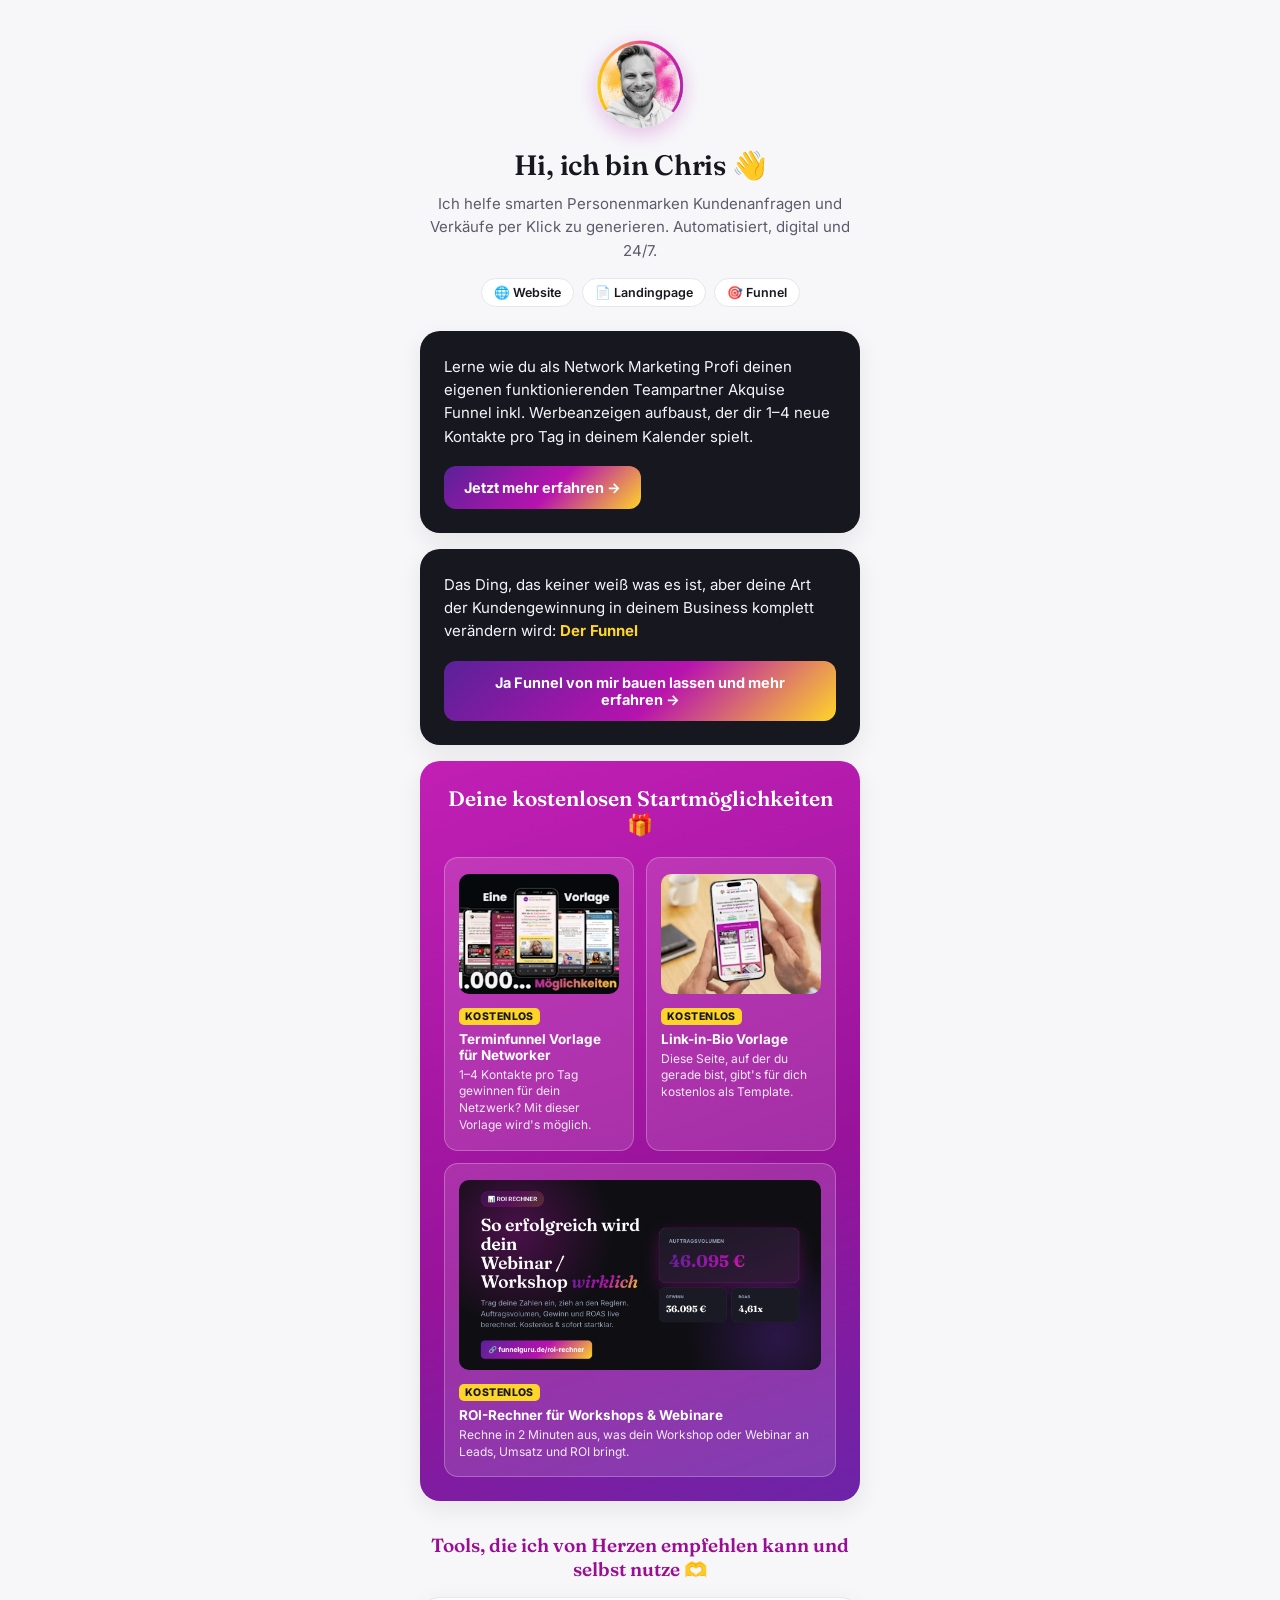
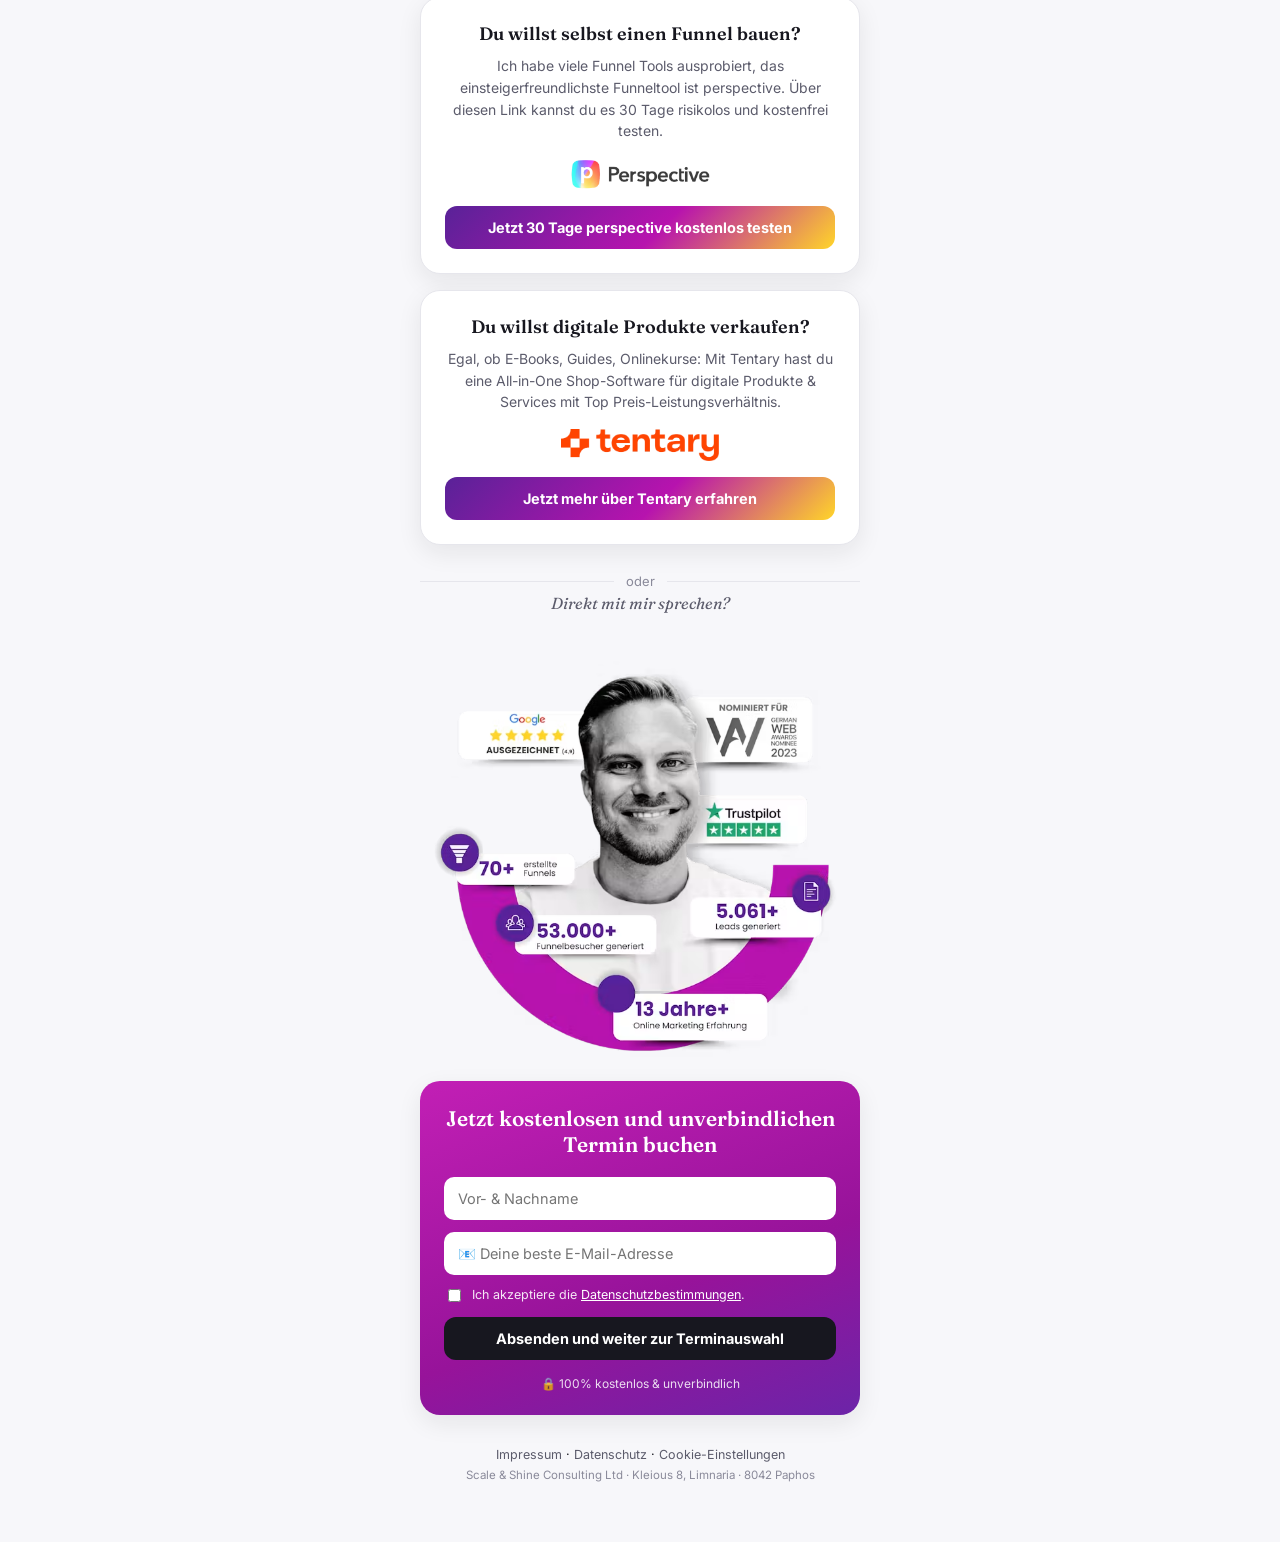
<file: index.html>
<!DOCTYPE html>
<html lang="de">
<head>
<meta charset="UTF-8">
<script>
  !function(t,e){var o,n,p,r;e.__SV||(window.posthog=e,e._i=[],e.init=function(i,s,a){function g(t,e){var o=e.split(".");2==o.length&&(t=t[o[0]],e=o[1]),t[e]=function(){t.push([e].concat(Array.prototype.slice.call(arguments,0)))}}(p=t.createElement("script")).type="text/javascript",p.crossOrigin="anonymous",p.async=!0,p.src=s.api_host.replace(".i.posthog.com","-assets.i.posthog.com")+"/static/array.js",(r=t.getElementsByTagName("script")[0]).parentNode.insertBefore(p,r);var u=e;for(void 0!==a?u=e[a]=[]:a="posthog",u.people=u.people||[],u.toString=function(t){var e="posthog";return"posthog"!==a&&(e+="."+a),t||(e+=" (stub)"),e},u.people.toString=function(){return u.toString(1)+".people (stub)"},o="init capture register register_once register_for_session unregister unregister_for_session getFeatureFlag getFeatureFlagPayload isFeatureEnabled reloadFeatureFlags updateEarlyAccessFeatureEnrollment getEarlyAccessFeatures on onFeatureFlags onSessionId getSurveys getActiveMatchingSurveys renderSurvey canRenderSurvey identify setPersonProperties group resetGroups setPersonPropertiesForFlags resetPersonPropertiesForFlags setGroupPropertiesForFlags resetGroupPropertiesForFlags reset get_distinct_id getGroups get_session_id get_session_replay_url alias set_config startSessionRecording stopSessionRecording sessionRecordingStarted captureException loadToolbar get_property getSessionProperty createPersonProfile opt_in_capturing opt_out_capturing has_opted_in_capturing has_opted_out_capturing clear_opt_in_out_capturing debug".split(" "),n=0;n<o.length;n++)g(u,o[n]);e._i.push([i,s,a])},e.__SV=1)}(document,window.posthog||[]);
  posthog.init('phc_rjxg7eY6YVADiyY4yBWWGn6dAGxnR9kjKfovzpxBcpCk', {
    api_host: 'https://eu.i.posthog.com',
    person_profiles: 'identified_only',
    capture_pageview: true,
    capture_pageleave: true,
  })
</script>
<meta name="viewport" content="width=device-width, initial-scale=1.0">
<title>Chris Reinthaller – Funnelguru</title>
<link rel="icon" type="image/x-icon" href="/assets/favicon.ico">
<link rel="icon" type="image/png" sizes="32x32" href="/assets/favicon-32x32.png">
<link rel="icon" type="image/png" sizes="16x16" href="/assets/favicon-16x16.png">
<link rel="apple-touch-icon" sizes="180x180" href="/assets/apple-touch-icon.png">
<meta name="description" content="Ich helfe smarten Personenmarken, Kundenanfragen und Verkäufe per Klick zu generieren. Automatisiert, digital und 24/7.">
<link rel="preconnect" href="https://fonts.googleapis.com">
<link rel="preconnect" href="https://fonts.gstatic.com" crossorigin>
<link href="https://fonts.googleapis.com/css2?family=Inter:wght@400;500;600;700;800&family=Fraunces:ital,wght@0,500;0,600;0,700;0,800;1,600;1,700&display=swap" rel="stylesheet">
<link rel="stylesheet" href="/home.css">
</head>
<body>

<div class="hp-wrap">

  <header class="hp-header">
    <img src="/assets/chris-reinthaller.webp" alt="Chris Reinthaller" class="hp-avatar">
    <h1 class="hp-h1">Hi, ich bin Chris 👋</h1>
    <p class="hp-lede">Ich helfe smarten Personenmarken Kundenanfragen und Verkäufe per Klick zu generieren. Automatisiert, digital und 24/7.</p>
    <div class="hp-badges">
      <span>🌐 Website</span>
      <span>📄 Landingpage</span>
      <span>🎯 Funnel</span>
    </div>
  </header>

  <a href="https://hallo.funnelguru.de/funnel-like-a-pro/?utm_source=funnel&utm_medium=perspective&utm_campaign=perspective-bio-vorlage&utm_content=linktree" target="_blank" rel="noopener" class="hp-card hp-card-dark">
    <p>Lerne wie du als Network Marketing Profi deinen eigenen funktionierenden Teampartner Akquise Funnel inkl. Werbeanzeigen aufbaust, der dir 1&ndash;4 neue Kontakte pro Tag in deinem Kalender spielt.</p>
    <span class="hp-btn">Jetzt mehr erfahren →</span>
  </a>

  <a href="https://hallo.funnelguru.de/funnel/?utm_source=funnel&utm_medium=perspective&utm_campaign=perspective-bio-vorlage&utm_content=linktree" target="_blank" rel="noopener" class="hp-card hp-card-dark">
    <p>Das Ding, das keiner weiß was es ist, aber deine Art der Kundengewinnung in deinem Business komplett verändern wird: <strong>Der Funnel</strong></p>
    <span class="hp-btn">Ja Funnel von mir bauen lassen und mehr erfahren →</span>
  </a>

  <section class="hp-card hp-card-magenta">
    <h2 class="hp-h2-inverted">Deine kostenlosen Startmöglichkeiten 🎁</h2>
    <div class="hp-freebies">
      <a href="https://hallo.funnelguru.de/terminfunnel-vorlage-fuer-networker/?utm_source=funnel&utm_medium=perspective&utm_campaign=perspective-bio-vorlage&utm_content=linktree" target="_blank" rel="noopener" class="hp-freebie">
        <img src="/assets/freebie-terminfunnel.png" alt="" class="hp-freebie-mock-img">
        <div class="hp-freebie-tag">KOSTENLOS</div>
        <div class="hp-freebie-title">Terminfunnel Vorlage für Networker</div>
        <div class="hp-freebie-desc">1&ndash;4 Kontakte pro Tag gewinnen für dein Netzwerk? Mit dieser Vorlage wird's möglich.</div>
      </a>
      <a href="https://hallo.funnelguru.de/link-in-bio-vorlage/?utm_source=funnel&utm_medium=perspective&utm_campaign=perspective-bio-vorlage&utm_content=linktree" target="_blank" rel="noopener" class="hp-freebie">
        <img src="/assets/freebie-linkinbio.png" alt="" class="hp-freebie-mock-img">
        <div class="hp-freebie-tag">KOSTENLOS</div>
        <div class="hp-freebie-title">Link-in-Bio Vorlage</div>
        <div class="hp-freebie-desc">Diese Seite, auf der du gerade bist, gibt's für dich kostenlos als Template.</div>
      </a>
      <a href="/roi-rechner/?utm_source=homepage&utm_medium=linktree&utm_content=roi-rechner-freebie" class="hp-freebie hp-freebie-full">
        <img src="/assets/og-roi-rechner.png" alt="" class="hp-freebie-mock-img">
        <div class="hp-freebie-tag">KOSTENLOS</div>
        <div class="hp-freebie-title">ROI-Rechner für Workshops &amp; Webinare</div>
        <div class="hp-freebie-desc">Rechne in 2 Minuten aus, was dein Workshop oder Webinar an Leads, Umsatz und ROI bringt.</div>
      </a>
    </div>
  </section>

  <h2 class="hp-section-title">Tools, die ich von Herzen empfehlen kann und selbst nutze 🫶</h2>

  <div class="hp-card hp-card-tool">
    <h3>Du willst selbst einen Funnel bauen?</h3>
    <p>Ich habe viele Funnel Tools ausprobiert, das einsteigerfreundlichste Funneltool ist perspective. Über diesen Link kannst du es 30 Tage risikolos und kostenfrei testen.</p>
    <img src="/assets/logo-perspective.png" alt="Perspective" class="hp-tool-logo-img">
    <a href="https://www.perspective.co/?lang=de&partnerKey=kzzlqgt68q5131&pscd=try.perspective.co&ps_partner_key=a3p6bHFndDY4cTUxMzE&ps_xid=RmGDqLF28EmVTH&gsxid=RmGDqLF28EmVTH&gspk=a3p6bHFndDY4cTUxMzE" target="_blank" rel="noopener" class="hp-btn hp-btn-block">Jetzt 30 Tage perspective kostenlos testen</a>
  </div>

  <div class="hp-card hp-card-tool">
    <h3>Du willst digitale Produkte verkaufen?</h3>
    <p>Egal, ob E-Books, Guides, Onlinekurse: Mit Tentary hast du eine All-in-One Shop-Software für digitale Produkte &amp; Services mit Top Preis-Leistungsverhältnis.</p>
    <img src="/assets/logo-tentary.png" alt="Tentary" class="hp-tool-logo-img">
    <a href="https://tentary.com/?ref=christophercn" target="_blank" rel="noopener" class="hp-btn hp-btn-block">Jetzt mehr über Tentary erfahren</a>
  </div>

  <div class="hp-divider"><span>oder</span></div>
  <p class="hp-subtitle">Direkt mit mir sprechen?</p>

  <section class="hp-trust">
    <img src="/assets/trust-stats.png" alt="Google 4,9 Sterne, Trustpilot, nominiert für German Web Awards 2023, 70+ erstellte Funnels, 53.000+ Funnelbesucher generiert, 5.061+ Leads generiert, 13 Jahre+ Online Marketing Erfahrung" class="hp-trust-img">
  </section>

  <section class="hp-card hp-card-magenta hp-booking">
    <h2 class="hp-h2-inverted">Jetzt kostenlosen und unverbindlichen Termin buchen</h2>
    <form id="booking-form">
      <input type="text" id="bf-name" placeholder="Vor- &amp; Nachname" required>
      <input type="email" id="bf-email" placeholder="📧 Deine beste E-Mail-Adresse" required>
      <label class="hp-checkbox">
        <input type="checkbox" id="bf-consent" required>
        <span>Ich akzeptiere die <a href="/datenschutz">Datenschutzbestimmungen</a>.</span>
      </label>
      <button type="submit" class="hp-btn hp-btn-block hp-btn-dark">Absenden und weiter zur Terminauswahl</button>
    </form>
    <p class="hp-reassure">🔒 100% kostenlos &amp; unverbindlich</p>
  </section>

  <footer class="hp-footer">
    <p class="hp-footer-links">
      <a href="/impressum">Impressum</a> · <a href="/datenschutz">Datenschutz</a> · <a href="#">Cookie-Einstellungen</a>
    </p>
    <p class="hp-footer-legal">Scale &amp; Shine Consulting Ltd · Kleious 8, Limnaria · 8042 Paphos</p>
  </footer>

</div>

<script src="/home.js"></script>
</body>
</html>
</file>
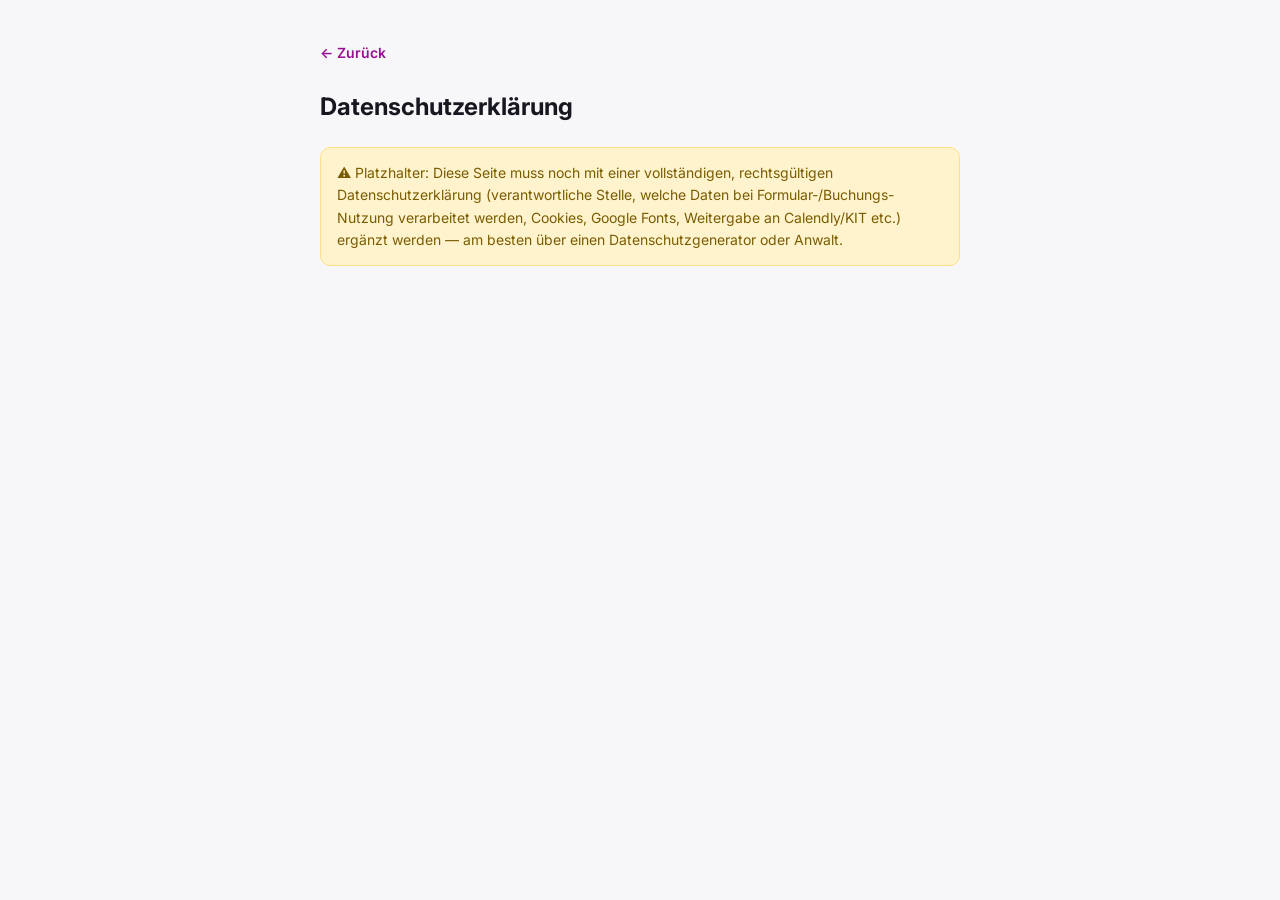
<file: datenschutz/index.html>
<!DOCTYPE html>
<html lang="de">
<head>
<meta charset="UTF-8">
<script>
  !function(t,e){var o,n,p,r;e.__SV||(window.posthog=e,e._i=[],e.init=function(i,s,a){function g(t,e){var o=e.split(".");2==o.length&&(t=t[o[0]],e=o[1]),t[e]=function(){t.push([e].concat(Array.prototype.slice.call(arguments,0)))}}(p=t.createElement("script")).type="text/javascript",p.crossOrigin="anonymous",p.async=!0,p.src=s.api_host.replace(".i.posthog.com","-assets.i.posthog.com")+"/static/array.js",(r=t.getElementsByTagName("script")[0]).parentNode.insertBefore(p,r);var u=e;for(void 0!==a?u=e[a]=[]:a="posthog",u.people=u.people||[],u.toString=function(t){var e="posthog";return"posthog"!==a&&(e+="."+a),t||(e+=" (stub)"),e},u.people.toString=function(){return u.toString(1)+".people (stub)"},o="init capture register register_once register_for_session unregister unregister_for_session getFeatureFlag getFeatureFlagPayload isFeatureEnabled reloadFeatureFlags updateEarlyAccessFeatureEnrollment getEarlyAccessFeatures on onFeatureFlags onSessionId getSurveys getActiveMatchingSurveys renderSurvey canRenderSurvey identify setPersonProperties group resetGroups setPersonPropertiesForFlags resetPersonPropertiesForFlags setGroupPropertiesForFlags resetGroupPropertiesForFlags reset get_distinct_id getGroups get_session_id get_session_replay_url alias set_config startSessionRecording stopSessionRecording sessionRecordingStarted captureException loadToolbar get_property getSessionProperty createPersonProfile opt_in_capturing opt_out_capturing has_opted_in_capturing has_opted_out_capturing clear_opt_in_out_capturing debug".split(" "),n=0;n<o.length;n++)g(u,o[n]);e._i.push([i,s,a])},e.__SV=1)}(document,window.posthog||[]);
  posthog.init('phc_rjxg7eY6YVADiyY4yBWWGn6dAGxnR9kjKfovzpxBcpCk', {
    api_host: 'https://eu.i.posthog.com',
    person_profiles: 'identified_only',
    capture_pageview: true,
    capture_pageleave: true,
  })
</script>
<meta name="viewport" content="width=device-width, initial-scale=1.0">
<title>Datenschutz – Funnelguru</title>
<link rel="icon" type="image/x-icon" href="/assets/favicon.ico">
<link rel="icon" type="image/png" sizes="32x32" href="/assets/favicon-32x32.png">
<link href="https://fonts.googleapis.com/css2?family=Inter:wght@400;500;600;700&display=swap" rel="stylesheet">
<link rel="stylesheet" href="/legal.css">
</head>
<body>
<div class="lg-wrap">
  <a href="/" class="lg-back">← Zurück</a>
  <h1>Datenschutzerklärung</h1>
  <p class="lg-todo">⚠️ Platzhalter: Diese Seite muss noch mit einer vollständigen, rechtsgültigen Datenschutzerklärung (verantwortliche Stelle, welche Daten bei Formular-/Buchungs-Nutzung verarbeitet werden, Cookies, Google Fonts, Weitergabe an Calendly/KIT etc.) ergänzt werden — am besten über einen Datenschutzgenerator oder Anwalt.</p>
</div>
</body>
</html>
</file>
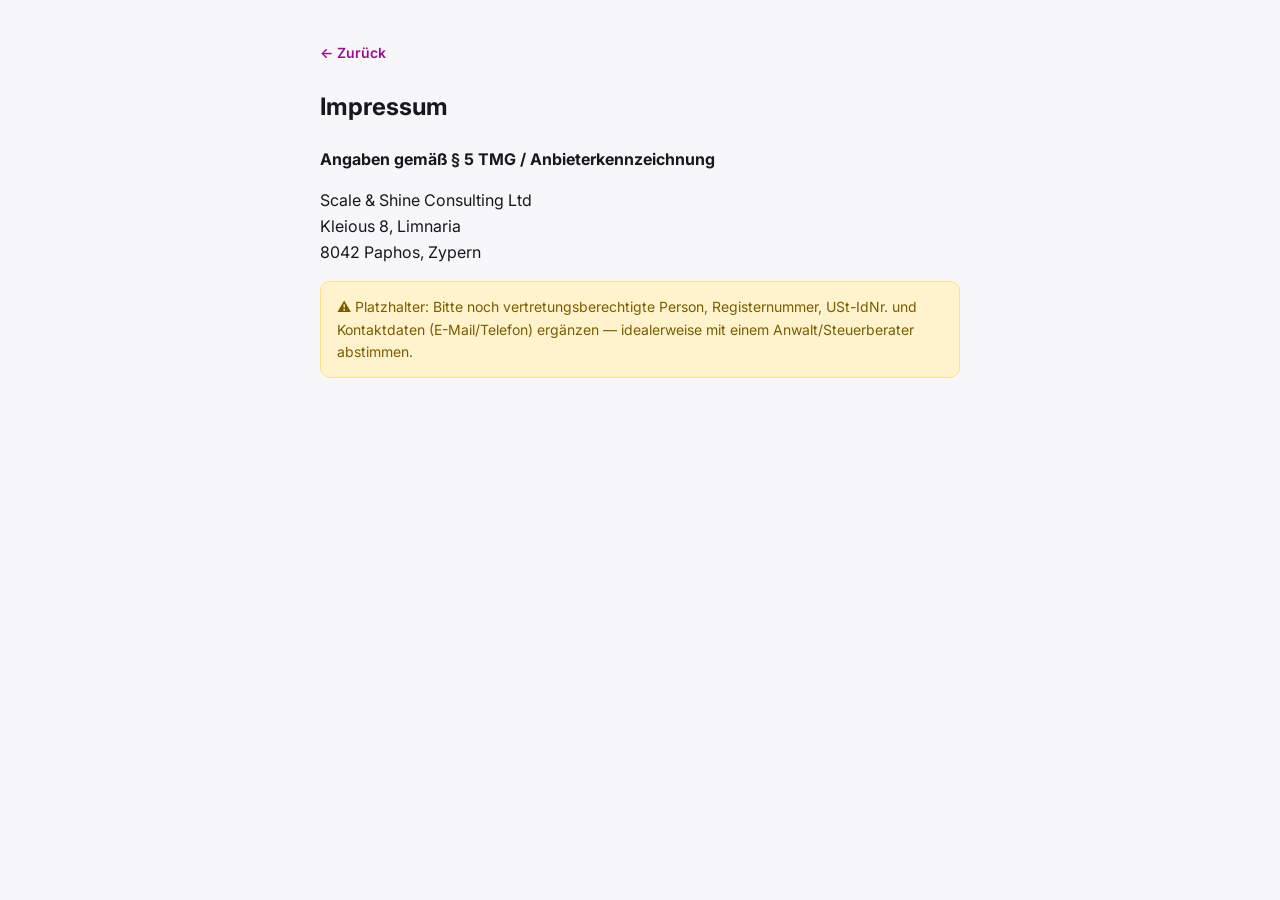
<file: impressum/index.html>
<!DOCTYPE html>
<html lang="de">
<head>
<meta charset="UTF-8">
<script>
  !function(t,e){var o,n,p,r;e.__SV||(window.posthog=e,e._i=[],e.init=function(i,s,a){function g(t,e){var o=e.split(".");2==o.length&&(t=t[o[0]],e=o[1]),t[e]=function(){t.push([e].concat(Array.prototype.slice.call(arguments,0)))}}(p=t.createElement("script")).type="text/javascript",p.crossOrigin="anonymous",p.async=!0,p.src=s.api_host.replace(".i.posthog.com","-assets.i.posthog.com")+"/static/array.js",(r=t.getElementsByTagName("script")[0]).parentNode.insertBefore(p,r);var u=e;for(void 0!==a?u=e[a]=[]:a="posthog",u.people=u.people||[],u.toString=function(t){var e="posthog";return"posthog"!==a&&(e+="."+a),t||(e+=" (stub)"),e},u.people.toString=function(){return u.toString(1)+".people (stub)"},o="init capture register register_once register_for_session unregister unregister_for_session getFeatureFlag getFeatureFlagPayload isFeatureEnabled reloadFeatureFlags updateEarlyAccessFeatureEnrollment getEarlyAccessFeatures on onFeatureFlags onSessionId getSurveys getActiveMatchingSurveys renderSurvey canRenderSurvey identify setPersonProperties group resetGroups setPersonPropertiesForFlags resetPersonPropertiesForFlags setGroupPropertiesForFlags resetGroupPropertiesForFlags reset get_distinct_id getGroups get_session_id get_session_replay_url alias set_config startSessionRecording stopSessionRecording sessionRecordingStarted captureException loadToolbar get_property getSessionProperty createPersonProfile opt_in_capturing opt_out_capturing has_opted_in_capturing has_opted_out_capturing clear_opt_in_out_capturing debug".split(" "),n=0;n<o.length;n++)g(u,o[n]);e._i.push([i,s,a])},e.__SV=1)}(document,window.posthog||[]);
  posthog.init('phc_rjxg7eY6YVADiyY4yBWWGn6dAGxnR9kjKfovzpxBcpCk', {
    api_host: 'https://eu.i.posthog.com',
    person_profiles: 'identified_only',
    capture_pageview: true,
    capture_pageleave: true,
  })
</script>
<meta name="viewport" content="width=device-width, initial-scale=1.0">
<title>Impressum – Funnelguru</title>
<link rel="icon" type="image/x-icon" href="/assets/favicon.ico">
<link rel="icon" type="image/png" sizes="32x32" href="/assets/favicon-32x32.png">
<link href="https://fonts.googleapis.com/css2?family=Inter:wght@400;500;600;700&display=swap" rel="stylesheet">
<link rel="stylesheet" href="/legal.css">
</head>
<body>
<div class="lg-wrap">
  <a href="/" class="lg-back">← Zurück</a>
  <h1>Impressum</h1>
  <p><strong>Angaben gemäß § 5 TMG / Anbieterkennzeichnung</strong></p>
  <p>
    Scale &amp; Shine Consulting Ltd<br>
    Kleious 8, Limnaria<br>
    8042 Paphos, Zypern
  </p>
  <!-- TODO: bitte ergänzen — vertretungsberechtigte Person, Handelsregisternummer, USt-IdNr., Kontakt (E-Mail/Telefon) -->
  <p class="lg-todo">⚠️ Platzhalter: Bitte noch vertretungsberechtigte Person, Registernummer, USt-IdNr. und Kontaktdaten (E-Mail/Telefon) ergänzen — idealerweise mit einem Anwalt/Steuerberater abstimmen.</p>
</div>
</body>
</html>
</file>
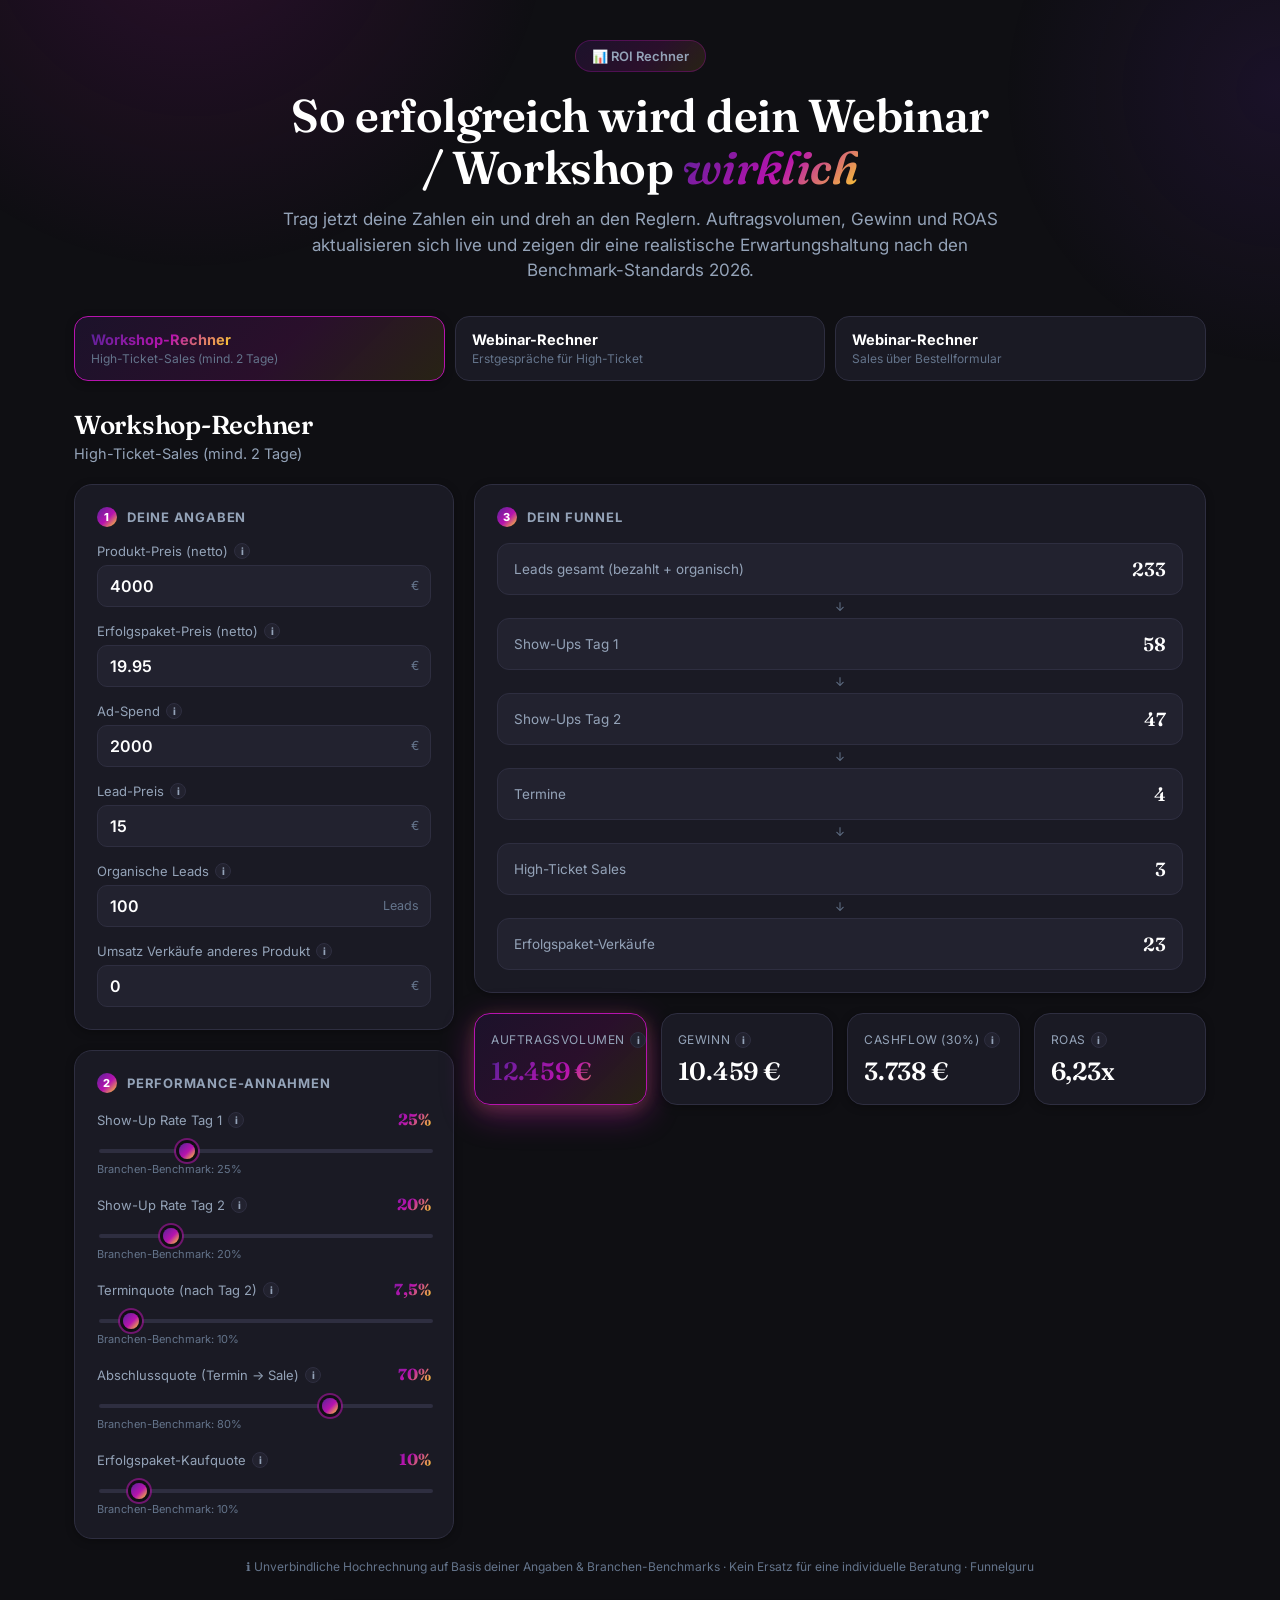
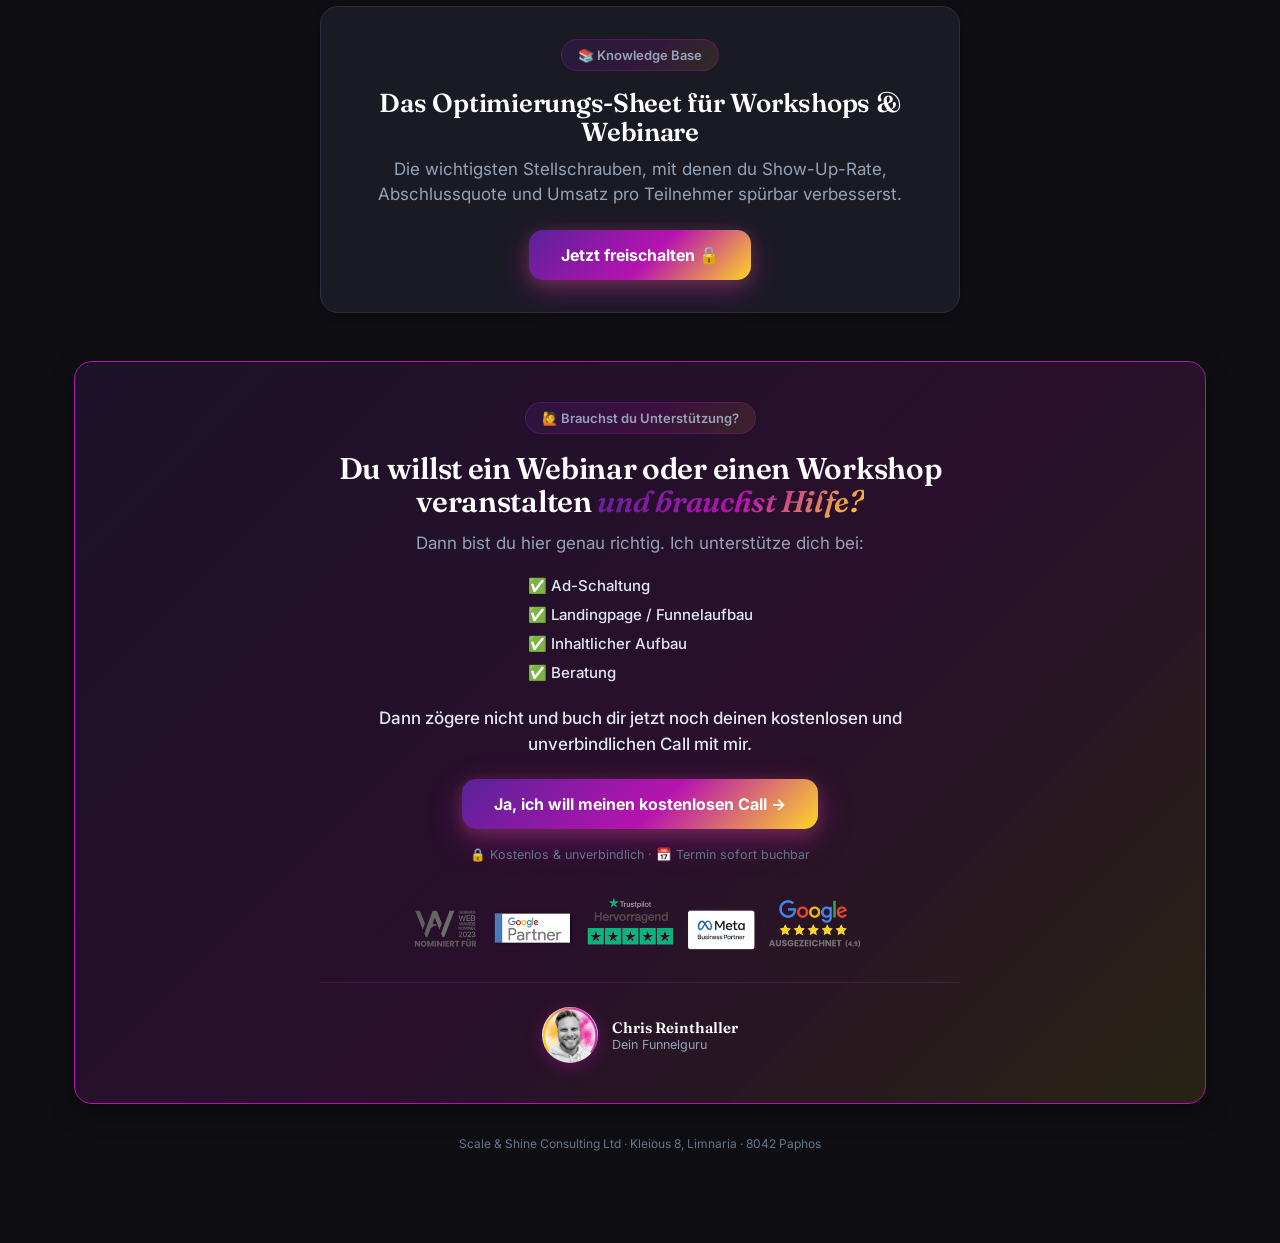
<file: roi-rechner/index.html>
<!DOCTYPE html>
<html lang="de">
<head>
<meta charset="UTF-8">
<script>
  !function(t,e){var o,n,p,r;e.__SV||(window.posthog=e,e._i=[],e.init=function(i,s,a){function g(t,e){var o=e.split(".");2==o.length&&(t=t[o[0]],e=o[1]),t[e]=function(){t.push([e].concat(Array.prototype.slice.call(arguments,0)))}}(p=t.createElement("script")).type="text/javascript",p.crossOrigin="anonymous",p.async=!0,p.src=s.api_host.replace(".i.posthog.com","-assets.i.posthog.com")+"/static/array.js",(r=t.getElementsByTagName("script")[0]).parentNode.insertBefore(p,r);var u=e;for(void 0!==a?u=e[a]=[]:a="posthog",u.people=u.people||[],u.toString=function(t){var e="posthog";return"posthog"!==a&&(e+="."+a),t||(e+=" (stub)"),e},u.people.toString=function(){return u.toString(1)+".people (stub)"},o="init capture register register_once register_for_session unregister unregister_for_session getFeatureFlag getFeatureFlagPayload isFeatureEnabled reloadFeatureFlags updateEarlyAccessFeatureEnrollment getEarlyAccessFeatures on onFeatureFlags onSessionId getSurveys getActiveMatchingSurveys renderSurvey canRenderSurvey identify setPersonProperties group resetGroups setPersonPropertiesForFlags resetPersonPropertiesForFlags setGroupPropertiesForFlags resetGroupPropertiesForFlags reset get_distinct_id getGroups get_session_id get_session_replay_url alias set_config startSessionRecording stopSessionRecording sessionRecordingStarted captureException loadToolbar get_property getSessionProperty createPersonProfile opt_in_capturing opt_out_capturing has_opted_in_capturing has_opted_out_capturing clear_opt_in_out_capturing debug".split(" "),n=0;n<o.length;n++)g(u,o[n]);e._i.push([i,s,a])},e.__SV=1)}(document,window.posthog||[]);
  posthog.init('phc_rjxg7eY6YVADiyY4yBWWGn6dAGxnR9kjKfovzpxBcpCk', {
    api_host: 'https://eu.i.posthog.com',
    person_profiles: 'identified_only',
    capture_pageview: true,
    capture_pageleave: true,
  })
</script>
<meta name="viewport" content="width=device-width, initial-scale=1.0">
<title>ROI-Rechner – Funnelguru</title>
<link rel="icon" type="image/x-icon" href="/assets/favicon.ico">
<link rel="icon" type="image/png" sizes="32x32" href="/assets/favicon-32x32.png">
<link rel="icon" type="image/png" sizes="16x16" href="/assets/favicon-16x16.png">
<link rel="apple-touch-icon" sizes="180x180" href="/assets/apple-touch-icon.png">
<meta name="description" content="Zeig live, was dein Funnel unterm Strich bringt: Workshop- und Webinar-Rechner im Funnelguru-Design.">

<meta property="og:type" content="website">
<meta property="og:url" content="https://funnelguru.de/roi-rechner">
<meta property="og:title" content="So erfolgreich wird dein Webinar / Workshop wirklich">
<meta property="og:description" content="Trag deine Zahlen ein, zieh an den Reglern. Auftragsvolumen, Gewinn und ROAS live berechnet. Kostenlos & sofort startklar.">
<meta property="og:image" content="https://funnelguru.de/assets/og-roi-rechner.png">
<meta property="og:image:width" content="1200">
<meta property="og:image:height" content="630">
<meta property="og:locale" content="de_DE">

<meta name="twitter:card" content="summary_large_image">
<meta name="twitter:title" content="So erfolgreich wird dein Webinar / Workshop wirklich">
<meta name="twitter:description" content="Trag deine Zahlen ein, zieh an den Reglern. Auftragsvolumen, Gewinn und ROAS live berechnet. Kostenlos & sofort startklar.">
<meta name="twitter:image" content="https://funnelguru.de/assets/og-roi-rechner.png">

<link rel="preconnect" href="https://fonts.googleapis.com">
<link rel="preconnect" href="https://fonts.gstatic.com" crossorigin>
<link href="https://fonts.googleapis.com/css2?family=Inter:wght@400;500;600;700;800&family=Fraunces:ital,wght@0,500;0,600;0,700;0,800;1,600;1,700&display=swap" rel="stylesheet">
<link rel="stylesheet" href="/roi-rechner/style.css">
</head>
<body>

<div class="fg-bg-glow"></div>

<div class="fg-wrap">

  <header class="fg-header">
    <div class="fg-pre-pill">📊 ROI Rechner</div>
    <h1 class="fg">So erfolgreich wird dein Webinar / Workshop <em>wirklich</em></h1>
    <p class="fg-lede">Trag jetzt deine Zahlen ein und dreh an den Reglern. Auftragsvolumen, Gewinn und ROAS aktualisieren sich live und zeigen dir eine realistische Erwartungshaltung nach den Benchmark-Standards 2026.</p>
  </header>

  <nav class="fg-tabs" id="tabs">
    <button class="fg-tab active" data-calc="workshop">
      <span class="fg-tab-title">Workshop-Rechner</span>
      <span class="fg-tab-desc">High-Ticket-Sales (mind. 2 Tage)</span>
    </button>
    <button class="fg-tab" data-calc="webinarTermine">
      <span class="fg-tab-title">Webinar-Rechner</span>
      <span class="fg-tab-desc">Erstgespräche für High-Ticket</span>
    </button>
    <button class="fg-tab" data-calc="webinarBestellformular">
      <span class="fg-tab-title">Webinar-Rechner</span>
      <span class="fg-tab-desc">Sales über Bestellformular</span>
    </button>
  </nav>

  <main id="app"></main>

  <p class="fg-disclaimer">ℹ️ Unverbindliche Hochrechnung auf Basis deiner Angaben &amp; Branchen-Benchmarks · Kein Ersatz für eine individuelle Beratung · Funnelguru</p>

  <section class="fg-kb-block">
    <div class="fg-pre-pill">📚 Knowledge Base</div>
    <h2 class="fg">Das Optimierungs-Sheet für Workshops &amp; Webinare</h2>
    <p class="fg-lede">Die wichtigsten Stellschrauben, mit denen du Show-Up-Rate, Abschlussquote und Umsatz pro Teilnehmer spürbar verbesserst.</p>
    <button type="button" class="fg-cta" id="kb-unlock-btn">Jetzt freischalten 🔓</button>
  </section>

  <div class="fg-modal-overlay" id="kb-modal-overlay" hidden>
    <div class="fg-modal">
      <button type="button" class="fg-modal-close" id="kb-modal-close" aria-label="Schließen">✕</button>
      <div class="fg-pre-pill">📚 Knowledge Base</div>
      <h3 class="fg-modal-title">Du willst die Antworten lesen?</h3>
      <p class="fg-modal-text">Dann trag hier bitte deinen Vornamen und deine beste E-Mail-Adresse ein.</p>
      <form id="kb-form">
        <input type="text" id="kb-vorname" placeholder="Dein Vorname" required>
        <input type="email" id="kb-email" placeholder="Deine beste E-Mail-Adresse" required>
        <button type="submit" class="fg-cta fg-cta-full" id="kb-submit-btn">Freischalten →</button>
      </form>
      <p class="fg-modal-error" id="kb-error" hidden>Ups, das hat nicht geklappt. Versuch's gleich nochmal.</p>
    </div>
  </div>

  <section class="fg-cta-block">
    <div class="fg-cta-inner">
      <div class="fg-pre-pill">🙋 Brauchst du Unterstützung?</div>
      <h2 class="fg">Du willst ein Webinar oder einen Workshop veranstalten <em>und brauchst Hilfe?</em></h2>
      <p class="fg-lede">Dann bist du hier genau richtig. Ich unterstütze dich bei:</p>
      <ul class="fg-checks">
        <li>✅ Ad-Schaltung</li>
        <li>✅ Landingpage / Funnelaufbau</li>
        <li>✅ Inhaltlicher Aufbau</li>
        <li>✅ Beratung</li>
      </ul>
      <p class="fg-lede fg-cta-lede">Dann zögere nicht und buch dir jetzt noch deinen kostenlosen und unverbindlichen Call mit mir.</p>
      <a class="fg-cta" href="https://calendly.com/funnelguru/kostenloses-vorgesprach" target="_blank" rel="noopener">Ja, ich will meinen kostenlosen Call →</a>
      <p class="fg-reassure">🔒 Kostenlos &amp; unverbindlich · 📅 Termin sofort buchbar</p>
      <div class="fg-trustbadges">
        <img src="/assets/trust-badges.png" alt="German Web Award Nominierung 2023, Google Partner, Trustpilot Hervorragend, Meta Business Partner, Google 4,9 Sterne" loading="lazy">
      </div>
      <div class="fg-signature">
        <img src="/assets/chris-reinthaller.webp" alt="Chris Reinthaller" class="fg-signature-avatar">
        <div class="fg-signature-text">
          <div class="fg-signature-name">Chris Reinthaller</div>
          <div class="fg-signature-role">Dein Funnelguru</div>
        </div>
      </div>
    </div>
  </section>

  <footer class="fg-footer">
    <p>Scale &amp; Shine Consulting Ltd · Kleious 8, Limnaria · 8042 Paphos</p>
  </footer>

</div>

<script src="/roi-rechner/script.js"></script>
</body>
</html>
</file>
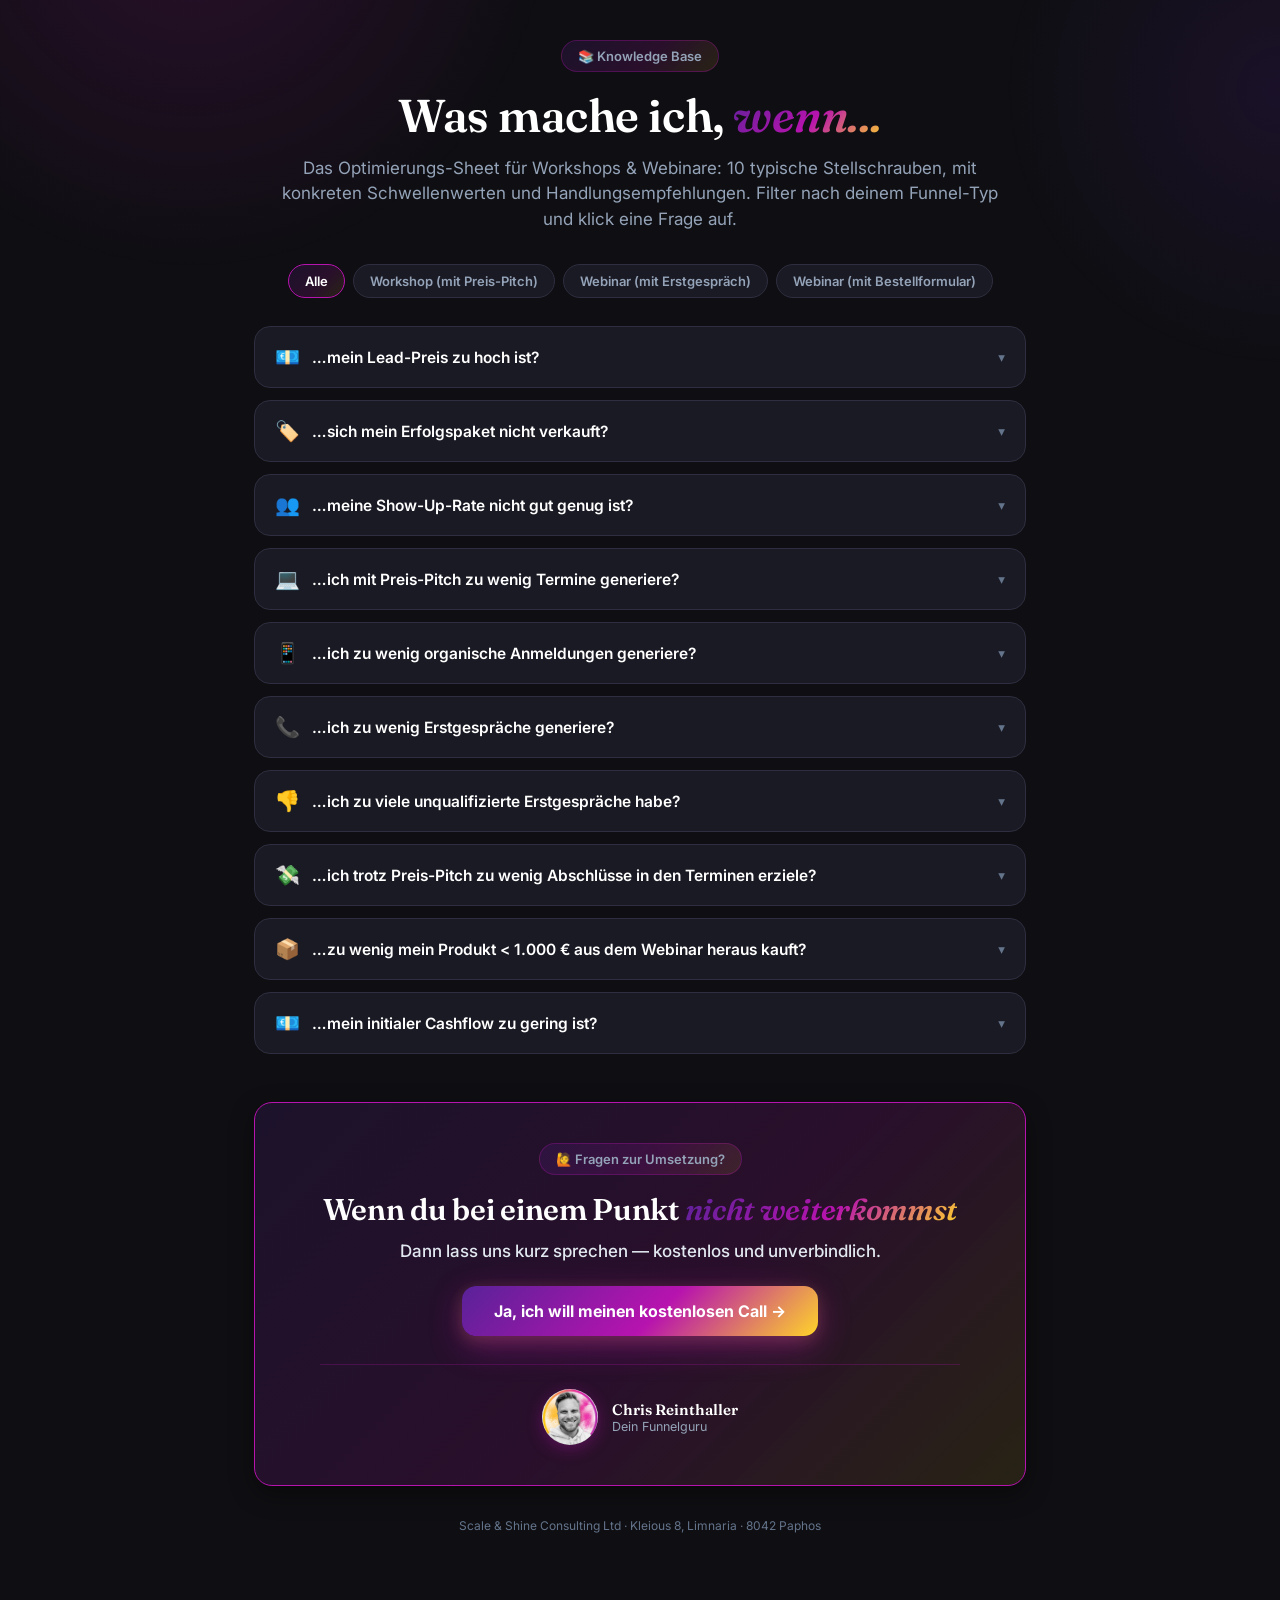
<file: roi-rechner/optimierung/index.html>
<!DOCTYPE html>
<html lang="de">
<head>
<meta charset="UTF-8">
<script>
  !function(t,e){var o,n,p,r;e.__SV||(window.posthog=e,e._i=[],e.init=function(i,s,a){function g(t,e){var o=e.split(".");2==o.length&&(t=t[o[0]],e=o[1]),t[e]=function(){t.push([e].concat(Array.prototype.slice.call(arguments,0)))}}(p=t.createElement("script")).type="text/javascript",p.crossOrigin="anonymous",p.async=!0,p.src=s.api_host.replace(".i.posthog.com","-assets.i.posthog.com")+"/static/array.js",(r=t.getElementsByTagName("script")[0]).parentNode.insertBefore(p,r);var u=e;for(void 0!==a?u=e[a]=[]:a="posthog",u.people=u.people||[],u.toString=function(t){var e="posthog";return"posthog"!==a&&(e+="."+a),t||(e+=" (stub)"),e},u.people.toString=function(){return u.toString(1)+".people (stub)"},o="init capture register register_once register_for_session unregister unregister_for_session getFeatureFlag getFeatureFlagPayload isFeatureEnabled reloadFeatureFlags updateEarlyAccessFeatureEnrollment getEarlyAccessFeatures on onFeatureFlags onSessionId getSurveys getActiveMatchingSurveys renderSurvey canRenderSurvey identify setPersonProperties group resetGroups setPersonPropertiesForFlags resetPersonPropertiesForFlags setGroupPropertiesForFlags resetGroupPropertiesForFlags reset get_distinct_id getGroups get_session_id get_session_replay_url alias set_config startSessionRecording stopSessionRecording sessionRecordingStarted captureException loadToolbar get_property getSessionProperty createPersonProfile opt_in_capturing opt_out_capturing has_opted_in_capturing has_opted_out_capturing clear_opt_in_out_capturing debug".split(" "),n=0;n<o.length;n++)g(u,o[n]);e._i.push([i,s,a])},e.__SV=1)}(document,window.posthog||[]);
  posthog.init('phc_rjxg7eY6YVADiyY4yBWWGn6dAGxnR9kjKfovzpxBcpCk', {
    api_host: 'https://eu.i.posthog.com',
    person_profiles: 'identified_only',
    capture_pageview: true,
    capture_pageleave: true,
  })
</script>
<meta name="viewport" content="width=device-width, initial-scale=1.0">
<title>Optimierungs-Sheet für Workshops &amp; Webinare – Funnelguru</title>
<link rel="icon" type="image/x-icon" href="/assets/favicon.ico">
<link rel="icon" type="image/png" sizes="32x32" href="/assets/favicon-32x32.png">
<link rel="icon" type="image/png" sizes="16x16" href="/assets/favicon-16x16.png">
<link rel="apple-touch-icon" sizes="180x180" href="/assets/apple-touch-icon.png">
<meta name="description" content="Was mache ich wenn... Die 10 wichtigsten Stellschrauben für Workshop- und Webinar-Funnels, mit konkreten Schwellenwerten und Handlungsempfehlungen.">
<link rel="preconnect" href="https://fonts.googleapis.com">
<link rel="preconnect" href="https://fonts.gstatic.com" crossorigin>
<link href="https://fonts.googleapis.com/css2?family=Inter:wght@400;500;600;700;800&family=Fraunces:ital,wght@0,500;0,600;0,700;0,800;1,600;1,700&display=swap" rel="stylesheet">
<link rel="stylesheet" href="/roi-rechner/style.css">
<link rel="stylesheet" href="/roi-rechner/optimierung/style.css">
</head>
<body>

<div class="fg-bg-glow"></div>

<div class="fg-wrap opt-wrap">

  <header class="fg-header">
    <div class="fg-pre-pill">📚 Knowledge Base</div>
    <h1 class="fg">Was mache ich, <em>wenn...</em></h1>
    <p class="fg-lede">Das Optimierungs-Sheet für Workshops &amp; Webinare: 10 typische Stellschrauben, mit konkreten Schwellenwerten und Handlungsempfehlungen. Filter nach deinem Funnel-Typ und klick eine Frage auf.</p>
  </header>

  <div class="opt-filters">
    <button class="opt-filter active" data-filter="all">Alle</button>
    <button class="opt-filter" data-filter="workshop">Workshop (mit Preis-Pitch)</button>
    <button class="opt-filter" data-filter="erstgespraech">Webinar (mit Erstgespräch)</button>
    <button class="opt-filter" data-filter="bestellformular">Webinar (mit Bestellformular)</button>
  </div>

  <div class="opt-list">

    <!-- 1 -->
    <article class="opt-item" data-tags="workshop erstgespraech bestellformular">
      <button type="button" class="opt-item-head">
        <span class="opt-item-icon">💶</span>
        <span class="opt-item-question">…mein Lead-Preis zu hoch ist?</span>
        <span class="opt-item-chevron">▾</span>
      </button>
      <div class="opt-item-body" hidden>
        <div class="opt-tags">
          <span class="opt-tag opt-tag--workshop">Workshop (mit Preis-Pitch)</span>
          <span class="opt-tag opt-tag--erstgespraech">Webinar (mit Erstgespräch)</span>
          <span class="opt-tag opt-tag--bestellformular">Webinar (mit Bestellformular)</span>
        </div>
        <ol class="opt-steps">
          <li>Schau dir deine Ads-Tracking-Tabelle an und analysiere folgende Werte:
            <div class="opt-check">
              <strong>a. Wie hoch ist der CPM?</strong>
              <div class="opt-threshold opt-good">→ CPM &lt; 50 € ✅</div>
              <div class="opt-threshold opt-bad">→ CPM &gt; 50 € ❌</div>
              <div class="opt-advice"><span class="opt-advice-num">1</span>Hinterfrage, welche Zielgruppen und Interessenten du ansprichst und wie intensiv der Wettbewerb um die Werbeplätze in diesen Bereichen ist. Teste neue Zielgruppen mit weniger Konkurrenz, um deinen CPM möglicherweise zu reduzieren.</div>
            </div>
            <div class="opt-check">
              <strong>b. Wie hoch ist dein %CTR?</strong>
              <div class="opt-threshold opt-good">→ %CTR &gt; 1% ✅</div>
              <div class="opt-advice"><span class="opt-advice-num">1</span>Teste und erstelle neue Creatives, die deutlich effektiver sind. Wechsle dabei zwischen Videos und Bild-Creatives. Nutze die Probleme und Herausforderungen, die die Zielgruppe besonders ansprechen, um die Aufmerksamkeit erheblich zu steigern.</div>
              <div class="opt-advice"><span class="opt-advice-num">2</span>Erhöhe die Anzahl deiner Creatives mit verschiedenen Varianten, um die Wahrscheinlichkeit zu erhöhen, einen leistungsstarken Inhalt zu finden.</div>
            </div>
            <div class="opt-check">
              <strong>c. Wie ist die %CR Liste? (Landingpage-Conversionrate)</strong>
              <div class="opt-threshold opt-good">→ %CR Liste &gt; 20% ✅</div>
              <div class="opt-threshold opt-bad">→ %CR Liste &lt; 20% ❌</div>
              <div class="opt-advice"><span class="opt-advice-num">1</span>Gibt es eine Top-performer-Werbeanzeige, die die Kriterien a und b erfüllt? Wenn ja, passe den Header-Bereich der Landingpage an das Wording der Anzeige an. Das schafft eine bessere Übereinstimmung zwischen Anzeige und Landingpage und erhöht die Effektivität der Landingpage.</div>
              <div class="opt-advice"><span class="opt-advice-num">2</span>Überprüfe die Landingpage auf Dringlichkeit: Verwendest du Countdown-Timer? Arbeitest du ausreichend mit Verknappung? Verwendest du das Wort "kostenlos" häufig genug?</div>
              <div class="opt-advice"><span class="opt-advice-num">3</span>Überprüfe die Attraktivität des "Angebots" auf der Landingpage. Interessiert das Thema die Zielgruppe? Wie kannst du das Angebot des Webinars oder Workshops noch attraktiver gestalten?</div>
              <div class="opt-advice"><span class="opt-advice-num">4</span>Überprüfe deine Positionierung: Löst du ein konkretes &amp; dringendes Problem für eine kaufkräftige Zielgruppe? Oder kommunizierst du vollkommen falsch an deiner Zielgruppe vorbei?</div>
            </div>
          </li>
        </ol>
        <p class="opt-footnote">Falls du dir unsicher bist, sprich mit einem Experten aus unserem Team.</p>
      </div>
    </article>

    <!-- 2 -->
    <article class="opt-item" data-tags="workshop">
      <button type="button" class="opt-item-head">
        <span class="opt-item-icon">🏷️</span>
        <span class="opt-item-question">…sich mein Erfolgspaket nicht verkauft?</span>
        <span class="opt-item-chevron">▾</span>
      </button>
      <div class="opt-item-body" hidden>
        <div class="opt-tags">
          <span class="opt-tag opt-tag--workshop">Workshop (mit Preis-Pitch)</span>
        </div>
        <ol class="opt-steps">
          <li>Finde genau heraus, wie viele Erfolgspakete du im Verhältnis zu deinen Anmeldungen verkauft hast: (Zahl der Erfolgspakete : Zahl der Anmeldungen) x 100
            <div class="opt-check">
              <strong>a. Wie hoch ist der prozentuale Wert?</strong>
              <div class="opt-threshold opt-good">→ Sales Erfolgspakete &gt; 10% ✅</div>
              <div class="opt-threshold opt-bad">→ Sales Erfolgspakete &lt; 10% ❌</div>
              <div class="opt-advice"><span class="opt-advice-num">1</span>Nutzt du 1:1 unseren Wireframe aus dem Mentoring-Kurs oder hast du eigene Elemente hinzugefügt?</div>
              <div class="opt-advice"><span class="opt-advice-num">2</span>Nutzt du ein verkaufsstarkes Video im Header auf der Upsell-Seite? Hältst du dich exakt an das Skript?</div>
              <div class="opt-advice">
                <span class="opt-advice-num">3</span>
                <div>Ist dein Upsell-Angebot attraktiv genug? Nutzt du mindestens fünf unwiderstehliche Inhalte, die dein Erfolgspaket zum attraktivsten Angebot aller Zeit machen?
                  <div class="opt-best-practice">
                    <strong>Best-Practice-Inhalt:</strong>
                    <ul>
                      <li>Mini-Kurs oder andere digitale Inhalte (Hörbuch, E-Book etc.)</li>
                      <li>Digitales Workbook</li>
                      <li>VIP-Fragen</li>
                      <li>Möglichkeit auf ein 1:1 Coaching</li>
                      <li>(Pro: Abo mit verkaufen)</li>
                    </ul>
                    <p>Wichtig: Das Angebot muss irresistible sein.</p>
                  </div>
                </div>
              </div>
              <div class="opt-advice">
                <span class="opt-advice-num">4</span>
                <div>Arbeitest du mit verkaufspsychologischen Elementen?
                  <ul>
                    <li>Setzt du einen Preisvergleich? Statt 197 € nur 19 €?</li>
                    <li>Nutzt du Countdown-Timer bis zum Event-Start?</li>
                    <li>Ist das Erfolgspaket auf eine bestimmte Stückzahl authentisch verknappt?</li>
                    <li>Nutzt du starke Creatives/Mockups, um das Angebot wertiger darzustellen?</li>
                  </ul>
                </div>
              </div>
              <div class="opt-advice">
                <span class="opt-advice-num">5</span>
                <div>Welches Pricing nutzt du für dein Erfolgspaket?
                  <div class="opt-threshold opt-good">→ 17 € bis 27 € ✅ (Best Practice: 19,95 €)</div>
                  <div class="opt-threshold opt-bad">→ über 30 € ❌</div>
                </div>
              </div>
              <div class="opt-advice">
                <span class="opt-advice-num">6</span>
                <div>Verwendest du einen Double-Opt-In-Prozess, der die Anzahl der Käufer verringert, weil der Verkauf des Erfolgspakets nicht direkt nach der Anmeldung erfolgt?
                  <div class="opt-threshold opt-good">→ ohne Double-Opt-In für Verkauf von Erfolgspaket ✅</div>
                  <div class="opt-threshold opt-bad">→ mit Double-Opt-In für Verkauf von Erfolgspaket ❌</div>
                </div>
              </div>
            </div>
          </li>
        </ol>
      </div>
    </article>

    <!-- 3 -->
    <article class="opt-item" data-tags="workshop erstgespraech bestellformular">
      <button type="button" class="opt-item-head">
        <span class="opt-item-icon">👥</span>
        <span class="opt-item-question">…meine Show-Up-Rate nicht gut genug ist?</span>
        <span class="opt-item-chevron">▾</span>
      </button>
      <div class="opt-item-body" hidden>
        <div class="opt-tags">
          <span class="opt-tag opt-tag--workshop">Workshop (mit Preis-Pitch)</span>
          <span class="opt-tag opt-tag--erstgespraech">Webinar (mit Erstgespräch)</span>
          <span class="opt-tag opt-tag--bestellformular">Webinar (mit Bestellformular)</span>
        </div>
        <ol class="opt-steps">
          <li>Finde heraus, wie hoch deine Show-Up-Rate wirklich war:
            <div class="opt-check">
              <strong>Workshop:</strong>
              <div class="opt-threshold opt-good">→ Tag 1 &gt; 25% ✅</div>
              <div class="opt-threshold opt-bad">→ Tag 1 &lt; 25% ❌</div>
              <div class="opt-threshold opt-good">→ Tag 2 &gt; 20% ✅</div>
              <div class="opt-threshold opt-bad">→ Tag 2 &lt; 20% ❌</div>
              <strong>Webinar:</strong>
              <div class="opt-threshold opt-good">→ Tag 1 &gt; 30% ✅</div>
              <div class="opt-threshold opt-bad">→ Tag 1 &lt; 30% ❌</div>
            </div>
            <div class="opt-advice"><span class="opt-advice-num">1</span>Gingen alle Reminder-Mailings rechtzeitig raus und an die richtige Zielgruppe?</div>
            <div class="opt-advice"><span class="opt-advice-num">2</span>Nutzt du genug Neugierde in deinen E-Mails, um deine Zielgruppe richtig heiß auf das Event zu machen? Oder: Verwende eine "Pain-Kommunikation", indem du klar machst, was die Teilnehmer verpassen, wenn sie nicht live dabei sind (z. B. exklusive Tipps, die nicht aufgezeichnet werden). Erzeuge Dringlichkeit: begrenzte Teilnehmerzahl, Inhalte nur live zugänglich, keine Aufzeichnung.</div>
            <div class="opt-advice"><span class="opt-advice-num">3</span>Kommunizierst du eine Aufzeichnung oder eine Wiederholung? Lass es! Kommuniziere stattdessen, dass es <strong>keine Aufzeichnung</strong> und <strong>keine Wiederholung</strong> geben wird, damit sie garantiert dabei sein müssen, um die Inhalte nicht zu verpassen.</div>
            <div class="opt-advice">
              <span class="opt-advice-num">4</span>
              <div>Dankeseite optimieren: Nach der Registrierung sollte die Dankeseite gezielt genutzt werden, um die Verbindlichkeit der Teilnehmer zu erhöhen.
                <ul>
                  <li>Formular für Telefonnummer hinzufügen, um einen SMS- oder WhatsApp-Reminder zu senden (werden oft schneller gesehen als E-Mails).</li>
                  <li>Termin-zum-Kalender-Button (Google Calendar, iCal, Outlook), damit sie das Event nicht vergessen.</li>
                  <li>Teaser-Video auf der Dankeseite, das einen spannenden Ausblick auf die Inhalte gibt und wichtige Fragen anteasert.</li>
                </ul>
              </div>
            </div>
            <div class="opt-advice"><span class="opt-advice-num">5</span>"Bist Du spontan?"-E-Mail an den Gesamtverteiler senden: Versende am Tag des Webinars eine E-Mail mit dieser oder einer ähnlich ansprechenden Betreffzeile an den gesamten Verteiler, auch an Nicht-Angemeldete. Fokus auf den Mehrwert für Kurzentschlossene. Nutze als Link direkt den Zoom-Link.</div>
            <div class="opt-advice"><span class="opt-advice-num">6</span>Exklusive Inhalte oder Boni nur für Live-Teilnehmer versprechen, z. B. ein kostenloses, thematisch passendes E-Book.</div>
            <div class="opt-advice"><span class="opt-advice-num">7</span>Eine Umfrage mit eingereichter Frage nutzen: Sende nach der Anmeldung eine kurze Umfrage, in der Teilnehmer Fragen einreichen können. Das erhöht das Gefühl der Wertschätzung und schafft Vorfreude.</div>
            <div class="opt-advice"><span class="opt-advice-num">8</span><strong>Für Fortgeschrittene:</strong> Erstelle eine Custom-Audience aus allen Teilnehmern und starte Retargeting-Kampagnen über Meta, damit sie das Event täglich sehen und nicht vergessen.</div>
            <div class="opt-advice"><span class="opt-advice-num">9</span><strong>Für Fortgeschrittene:</strong> Erstelle spezifische Vorbereitungsvideos oder nutze deine besten YouTube-Videos, damit die Leute im Vorfeld mehr Zeit mit dir verbringen und Vertrauen in dich als Marke aufbauen.</div>
          </li>
        </ol>
      </div>
    </article>

    <!-- 4 -->
    <article class="opt-item" data-tags="workshop">
      <button type="button" class="opt-item-head">
        <span class="opt-item-icon">💻</span>
        <span class="opt-item-question">…ich mit Preis-Pitch zu wenig Termine generiere?</span>
        <span class="opt-item-chevron">▾</span>
      </button>
      <div class="opt-item-body" hidden>
        <div class="opt-tags">
          <span class="opt-tag opt-tag--workshop">Workshop (mit Preis-Pitch)</span>
        </div>
        <ol class="opt-steps">
          <li>Finde heraus, wie viele Termine du wirklich generiert hast: (Anzahl der Termine : Anzahl der LIVE-Teilnehmer) x 100
            <div class="opt-threshold opt-good">→ Termine &gt; 7,5% ✅</div>
            <div class="opt-threshold opt-bad">→ Termine &lt; 7,5% ❌</div>
            <div class="opt-advice">
              <span class="opt-advice-num">1</span>
              <div><strong>Kannst du folgende Punkte alle mit Ja beantworten? Hast du den Webinar-Blueprint vollständig umgesetzt?</strong>
                <ul>
                  <li>War dein Inhalt verkaufspsychologisch strukturiert, wie im Webinar-Blueprint erklärt?</li>
                  <li>Hast du eine Verknappung eingebaut, um den Leuten einen Grund zu geben, jetzt zu handeln? (z. B. begrenzte Anzahl an Plätzen oder zeitlich limitiertes Angebot)</li>
                  <li>Hast du genügend Folien verwendet, dich an das System gehalten und keinen Freestyle gemacht? (z. B. nur an einem Flipchart, frei auf einer Couch)</li>
                  <li>Hast du dir ausreichend Zeit für den Pitch genommen und ihn mindestens 30 Minuten künstlich verlängert? (z. B. mit FAQs, Live-Testimonials oder zusätzlichen Coachings)</li>
                  <li>Hast du beim Pitch mind. alle zwei Folien einen Call-to-Action gesetzt? ("Klicke jetzt auf den Link im Chat und sichere dir einen Termin!")</li>
                  <li>Hast du ausreichend die konkreten Probleme der Zielgruppe angesprochen und ihnen emotional den Wunschzustand verkauft?</li>
                  <li>Hast du neben den Vorteilen deines Angebots auch den konkreten emotionalen Benefit dahinter kommuniziert?</li>
                  <li>Nutzt du viele Beweise und Testimonials, dass du mit deinem Angebot bereits Ergebnisse erzielt hast?</li>
                  <li>Baust du einen starken Expertenstatus für dich auf, damit die Leute wissen, dass du die Lösung für ihre Probleme hast? (Prahle authentisch &amp; sympathisch mit Ergebnissen, baue trotzdem Identifikation zur Zielgruppe auf.)</li>
                </ul>
              </div>
            </div>
            <div class="opt-advice"><span class="opt-advice-num">2</span>Hast du im Marketing eine kaufkräftige Zielgruppe angesprochen, die dringend ein Problem lösen will? Wenn nicht, musst du deine Positionierung nachschärfen. Wenn du zu breit kommunizierst und ALLE MENSCHEN abholst, holst du auch alle ab, die nicht bereit sind zu investieren. Sei konkret &amp; spezifisch bei deiner Zielgruppe!</div>
            <div class="opt-advice"><span class="opt-advice-num">3</span>Hast du das passende Webinar-Format für deine Zielgruppe &amp; für dich gewählt? Wenn du dir unsicher bist, buch bitte einen Strategie-Call.</div>
          </li>
        </ol>
      </div>
    </article>

    <!-- 5 -->
    <article class="opt-item" data-tags="workshop erstgespraech bestellformular">
      <button type="button" class="opt-item-head">
        <span class="opt-item-icon">📱</span>
        <span class="opt-item-question">…ich zu wenig organische Anmeldungen generiere?</span>
        <span class="opt-item-chevron">▾</span>
      </button>
      <div class="opt-item-body" hidden>
        <div class="opt-tags">
          <span class="opt-tag opt-tag--workshop">Workshop (mit Preis-Pitch)</span>
          <span class="opt-tag opt-tag--erstgespraech">Webinar (mit Erstgespräch)</span>
          <span class="opt-tag opt-tag--bestellformular">Webinar (mit Bestellformular)</span>
        </div>
        <ol class="opt-steps">
          <li>Finde über die Tracking-Tabelle und die UTM-Parameter heraus, über welche organische Methode sich aktuell die wenigsten Leads im Verhältnis zu deiner Reichweite eintragen. Richtwerte (jeweils ab 2 Wochen vor Anmeldephase):
            <ul>
              <li>E-Mail: 3–5 Mails/Woche</li>
              <li>Instagram: jeden Tag eine Story, ein Post oder ein Reel mit Storytelling</li>
              <li>Podcast: 2 Folgen/Woche über spezifisches Thema zum Workshop/Webinar</li>
              <li>YouTube: 2 Videos/Woche über spezifisches Thema zum Workshop/Webinar</li>
              <li>Community-Gruppe: 3–5 Postings/Woche</li>
            </ul>
            <div class="opt-advice"><span class="opt-advice-num">1</span>Überprüfe, ob du die komplette Reichweite, die dir zur Verfügung steht, angezapft hast (Instagram, Podcast, YouTube). Wenn nicht, erstelle Formate, die auf den Workshop kommunizieren, und schau dir das Modul "Traffic-Masterplan" vollständig an.</div>
          </li>
        </ol>
      </div>
    </article>

    <!-- 6 -->
    <article class="opt-item" data-tags="erstgespraech">
      <button type="button" class="opt-item-head">
        <span class="opt-item-icon">📞</span>
        <span class="opt-item-question">…ich zu wenig Erstgespräche generiere?</span>
        <span class="opt-item-chevron">▾</span>
      </button>
      <div class="opt-item-body" hidden>
        <div class="opt-tags">
          <span class="opt-tag opt-tag--erstgespraech">Webinar (mit Erstgespräch)</span>
        </div>
        <ol class="opt-steps">
          <li>Finde heraus, wie viele Termine du wirklich generiert hast: (Anzahl der Termine : Anzahl der LIVE-Teilnehmer) x 100
            <div class="opt-threshold opt-good">→ Termine &gt; 15% ✅</div>
            <div class="opt-threshold opt-bad">→ Termine &lt; 15% ❌</div>
            <div class="opt-advice">
              <span class="opt-advice-num">1</span>
              <div><strong>Kannst du folgende Punkte alle mit Ja beantworten? Hast du den Webinar-Blueprint vollständig umgesetzt?</strong>
                <ul>
                  <li>War dein Inhalt verkaufspsychologisch strukturiert, wie im Webinar-Blueprint erklärt?</li>
                  <li>Hast du eine Verknappung eingebaut, um den Leuten einen Grund zu geben, jetzt zu handeln?</li>
                  <li>Hast du genügend Folien verwendet, dich an das System gehalten und keinen Freestyle gemacht?</li>
                  <li>Hast du dir ausreichend Zeit für den Pitch genommen und ihn mindestens 30 Minuten künstlich verlängert?</li>
                  <li>Hast du beim Pitch mind. alle zwei Folien einen Call-to-Action gesetzt?</li>
                  <li>Hast du ausreichend die konkreten Probleme der Zielgruppe angesprochen und ihnen emotional den Wunschzustand verkauft?</li>
                  <li>Hast du neben den Vorteilen deines Angebots auch den konkreten emotionalen Benefit dahinter kommuniziert?</li>
                  <li>Nutzt du viele Beweise und Testimonials, dass du mit deinem Angebot bereits Ergebnisse erzielt hast?</li>
                  <li>Baust du einen starken Expertenstatus für dich auf?</li>
                </ul>
              </div>
            </div>
            <div class="opt-advice"><span class="opt-advice-num">2</span>Überprüfe, ob dein Angebot zu der Zielgruppe passt, die du mit deiner Landingpage und deinen Anzeigen angezogen hast.</div>
            <div class="opt-advice"><span class="opt-advice-num">3</span>Ist dein Webinar-Content relevant für deine Zielgruppe, sodass sie bis zum Pitch bleiben? Du erkennst es daran, dass mit Laufzeit des Webinars die Anzahl der Zuschauer immer weiter absinkt. Ist das der Fall, geh nochmal in die Probleme der Zielgruppe rein und optimiere daraufhin dein Webinar.</div>
          </li>
        </ol>
      </div>
    </article>

    <!-- 7 -->
    <article class="opt-item" data-tags="erstgespraech">
      <button type="button" class="opt-item-head">
        <span class="opt-item-icon">👎</span>
        <span class="opt-item-question">…ich zu viele unqualifizierte Erstgespräche habe?</span>
        <span class="opt-item-chevron">▾</span>
      </button>
      <div class="opt-item-body" hidden>
        <div class="opt-tags">
          <span class="opt-tag opt-tag--erstgespraech">Webinar (mit Erstgespräch)</span>
        </div>
        <ol class="opt-steps">
          <li>Finde heraus, wie die Quote von Setting zu Closing ist: (Anzahl Abschlüsse : Anzahl Erstgespräche) x 100
            <div class="opt-threshold opt-good">→ Qualifizierte Erstgespräche &gt; 33% ✅ (jeder dritte sollte qualifiziert sein)</div>
            <div class="opt-threshold opt-good">→ Abschlüsse im Closing &gt; 66% ✅ (2 von 3 sollten abgeschlossen werden)</div>
            <div class="opt-advice"><span class="opt-advice-num">1</span>Hast du im Marketing eine kaufkräftige Zielgruppe angesprochen, die dringend ein Problem lösen will? Wenn nicht, musst du deine Positionierung nachschärfen. Sei konkret &amp; spezifisch bei deiner Zielgruppe!</div>
            <div class="opt-advice">
              <span class="opt-advice-num">2</span>
              <div>Hältst du (oder dein Vertriebsteam) dich an die Setting- und Closing-Skripte? Bist du sie mit dem Sales-Consultant im Consulting-Call durchgegangen? Hast du die Skripte oft genug trainiert? Hast du folgende Qualifizierungen mit eingebaut?
                <ul>
                  <li>Für wen ist der Call?</li>
                  <li>Was passiert im Call?</li>
                  <li>Bitte buch dir nur einen Call, wenn du …</li>
                  <li>Dieser Call ist nicht für Personen, die …</li>
                </ul>
              </div>
            </div>
            <div class="opt-advice">
              <span class="opt-advice-num">3</span>
              <div>(optional) Hast du durch das Abfragen von Fragen im Kontaktformular (Calendly) eine Qualifizierung eingeführt? Zum Beispiel:
                <ul>
                  <li>Bist du selbstständig/angestellt?</li>
                  <li>Wie viel Jahresumsatz machst du?</li>
                  <li>Wie viel bist du grundsätzlich monatlich bereit zu investieren, um Ergebnis X zu erreichen?</li>
                </ul>
                Dadurch kann man die Investitionsbereitschaft bereits im Vorfeld abfragen.
              </div>
            </div>
          </li>
        </ol>
      </div>
    </article>

    <!-- 8 -->
    <article class="opt-item" data-tags="workshop">
      <button type="button" class="opt-item-head">
        <span class="opt-item-icon">💸</span>
        <span class="opt-item-question">…ich trotz Preis-Pitch zu wenig Abschlüsse in den Terminen erziele?</span>
        <span class="opt-item-chevron">▾</span>
      </button>
      <div class="opt-item-body" hidden>
        <div class="opt-tags">
          <span class="opt-tag opt-tag--workshop">Workshop (mit Preis-Pitch)</span>
        </div>
        <ol class="opt-steps">
          <li>Finde genau heraus, wie hoch die tatsächliche Abschlussrate ist: (Zahl der Abschlüsse : Zahl der Gespräche) x 100
            <div class="opt-threshold opt-good">→ Sales-Quote &gt; 66% ✅</div>
            <div class="opt-threshold opt-bad">→ Sales-Quote &lt; 66% ❌</div>
            <div class="opt-advice">
              <span class="opt-advice-num">1</span>
              <div><strong>Kannst du folgende Punkte alle mit Ja beantworten? Hast du den Webinar-Blueprint vollständig umgesetzt?</strong>
                <ul>
                  <li>War dein Inhalt verkaufspsychologisch strukturiert, wie im Webinar-Blueprint erklärt?</li>
                  <li>Hast du eine Verknappung eingebaut, um den Leuten einen Grund zu geben, jetzt zu handeln?</li>
                  <li>Hast du genügend Folien verwendet, dich an das System gehalten und keinen Freestyle gemacht?</li>
                  <li>Hast du dir ausreichend Zeit für den Pitch genommen und ihn mindestens 30 Minuten künstlich verlängert?</li>
                  <li>Hast du beim Pitch mind. alle zwei Folien einen Call-to-Action gesetzt?</li>
                  <li>Hast du ausreichend die konkreten Probleme der Zielgruppe angesprochen und ihnen emotional den Wunschzustand verkauft?</li>
                  <li>Hast du neben den Vorteilen deines Angebots auch den konkreten emotionalen Benefit dahinter kommuniziert?</li>
                  <li>Nutzt du viele Beweise und Testimonials, dass du mit deinem Angebot bereits Ergebnisse erzielt hast?</li>
                  <li>Baust du einen starken Expertenstatus für dich auf?</li>
                </ul>
              </div>
            </div>
            <div class="opt-advice">
              <span class="opt-advice-num">2</span>
              <div>Hast du im Workshop folgende Folien mit eingebaut?
                <ul>
                  <li>Dieser Call ist für Personen, die …</li>
                  <li>Bitte buch dir den Call nur, wenn du … wirklich motiviert bist dabei zu sein, alleine Entscheidungen treffen kannst, über die finanziellen Ressourcen verfügst, …</li>
                </ul>
              </div>
            </div>
            <div class="opt-advice"><span class="opt-advice-num">3</span>Hast du dich zu 100% an das Skript von unserem Sales-Consultant gehalten?</div>
            <div class="opt-advice">
              <span class="opt-advice-num">4</span>
              <div>Ist deine No-Show-Quote zu hoch (Personen, die einen Termin gebucht haben, aber nicht erscheinen)? Überarbeite deine Calendly-Erinnerungs-Mailings und verkaufe dort nochmal:
                <ul>
                  <li>die Dringlichkeit des Termins</li>
                  <li>die Besonderheit, dabei sein zu können</li>
                  <li>die Exklusivität, mit einem Experten sprechen zu dürfen</li>
                </ul>
              </div>
            </div>
            <div class="opt-advice">
              <span class="opt-advice-num">5</span>
              <div>Hast du durch das Abfragen von Fragen im Kontaktformular (Calendly) eine Qualifizierung eingeführt? Zum Beispiel: "Kannst du sofort starten und verfügst über die finanziellen Mittel von x.xxx € netto/brutto, um einen der begehrten xx Plätze zu erhalten?"
                <div class="opt-threshold opt-good">→ Ja, ich kann sofort starten.</div>
                <div class="opt-threshold opt-bad">→ Ja, aber nur mit Ratenzahlung.</div>
                Dadurch kann man die Investitionsbereitschaft bereits im Vorfeld abfragen, die Qualifizierung wird deutlich stärker.
              </div>
            </div>
            <div class="opt-advice"><span class="opt-advice-num">6</span>Hast du im Marketing eine kaufkräftige Zielgruppe angesprochen, die dringend ein Problem lösen will? Wenn nicht, musst du deine Positionierung nachschärfen. Optimiere daraufhin deine Landingpage und deine Werbeanzeigen.</div>
          </li>
        </ol>
      </div>
    </article>

    <!-- 9 -->
    <article class="opt-item" data-tags="bestellformular">
      <button type="button" class="opt-item-head">
        <span class="opt-item-icon">📦</span>
        <span class="opt-item-question">…zu wenig mein Produkt &lt; 1.000 € aus dem Webinar heraus kauft?</span>
        <span class="opt-item-chevron">▾</span>
      </button>
      <div class="opt-item-body" hidden>
        <div class="opt-tags">
          <span class="opt-tag opt-tag--bestellformular">Webinar (mit Bestellformular)</span>
        </div>
        <ol class="opt-steps">
          <li>Finde genau heraus, wie hoch die tatsächliche Abschlussrate ist: (Zahl der Abschlüsse : Zahl Webinarteilnehmer) x 100
            <div class="opt-threshold opt-good">→ Salesquote &gt; 7,5% ✅</div>
            <div class="opt-threshold opt-bad">→ Salesquote &lt; 7,5% ❌</div>
            <div class="opt-advice">
              <span class="opt-advice-num">1</span>
              <div><strong>Kannst du folgende Punkte alle mit Ja beantworten? Hast du den Webinar-Blueprint vollständig umgesetzt?</strong>
                <ul>
                  <li>War dein Inhalt verkaufspsychologisch strukturiert, wie im Webinar-Blueprint erklärt?</li>
                  <li>Hast du eine Verknappung eingebaut, um den Leuten einen Grund zu geben, jetzt zu handeln?</li>
                  <li>Hast du genügend Folien verwendet, dich an das System gehalten und keinen Freestyle gemacht?</li>
                  <li>Hast du dir ausreichend Zeit für den Pitch genommen und ihn mindestens 30 Minuten künstlich verlängert?</li>
                  <li>Hast du beim Pitch mind. alle zwei Folien einen Call-to-Action gesetzt?</li>
                  <li>Hast du ausreichend die konkreten Probleme der Zielgruppe angesprochen und ihnen emotional den Wunschzustand verkauft?</li>
                  <li>Hast du neben den Vorteilen deines Angebots auch den konkreten emotionalen Benefit dahinter kommuniziert?</li>
                  <li>Nutzt du viele Beweise und Testimonials, dass du mit deinem Angebot bereits Ergebnisse erzielt hast?</li>
                  <li>Baust du einen starken Expertenstatus für dich auf?</li>
                </ul>
              </div>
            </div>
            <div class="opt-advice"><span class="opt-advice-num">2</span>Hast du im Marketing eine kaufkräftige Zielgruppe angesprochen, die dringend ein Problem lösen will? Sei konkret &amp; spezifisch bei deiner Zielgruppe!</div>
            <div class="opt-advice"><span class="opt-advice-num">3</span>Hast du das passende Webinar-Format für deine Zielgruppe &amp; für dich gewählt? Wenn du dir unsicher bist, buch bitte einen Strategie-Call.</div>
            <div class="opt-advice"><span class="opt-advice-num">4</span>Überprüfe, wie viele Leute bis zum Ende bleiben. Wenn es zu wenige sind, müssen wir die Zielgruppe und den Inhalt hinterfragen, weil die Leute zu schnell wegbrechen.</div>
          </li>
        </ol>
      </div>
    </article>

    <!-- 10 -->
    <article class="opt-item" data-tags="workshop erstgespraech bestellformular">
      <button type="button" class="opt-item-head">
        <span class="opt-item-icon">💶</span>
        <span class="opt-item-question">…mein initialer Cashflow zu gering ist?</span>
        <span class="opt-item-chevron">▾</span>
      </button>
      <div class="opt-item-body" hidden>
        <div class="opt-tags">
          <span class="opt-tag opt-tag--workshop">Workshop (mit Preis-Pitch)</span>
          <span class="opt-tag opt-tag--erstgespraech">Webinar (mit Erstgespräch)</span>
          <span class="opt-tag opt-tag--bestellformular">Webinar (mit Bestellformular)</span>
        </div>
        <ol class="opt-steps">
          <li>Finde genau heraus, wie hoch die Quote von initialem Cashflow zu Auftragsvolumen ist: (initialer Cashflow : Auftragsvolumen) x 100
            <div class="opt-threshold opt-good">→ Quote &gt; 30% ✅</div>
            <div class="opt-threshold opt-bad">→ Quote &lt; 30% ❌</div>
            <div class="opt-advice"><span class="opt-advice-num">1</span>Nutzt du das Verkaufsskript von unserem Sales-Consultant?</div>
            <div class="opt-advice"><span class="opt-advice-num">2</span>Welchen Anreiz bietest du an, damit Leute eine Einmalzahlung bei dir tätigen? (Zum Beispiel einen Aufschlag bei Ratenzahlung oder einen Bonus für Einmalzahler.)</div>
            <div class="opt-advice">
              <span class="opt-advice-num">3</span>
              <div>Jemand kann nur geringe Raten zahlen? Versuche einen Deal herauszubekommen, dass die erste Rate höher ist als die Folgeraten. Beispiel bei einem 5.000 € netto Produkt:
                <ul>
                  <li>Rate 1: 2.400 € netto</li>
                  <li>Rate 2–7: 450 € netto</li>
                </ul>
                ⇒ 5.450 € netto (inkl. 10% Ratenaufschlag)
              </div>
            </div>
            <div class="opt-advice"><span class="opt-advice-num">4</span>Nutze Factoring, indem du z. B. PayPal dafür verwendest, deine Bezahlung in Raten abzuwickeln. Vorteil: Du erhältst sofort den gesamten Betrag auf einmal, dein Kunde kann die Rate wählen, die zu ihm passt. Win-win auf beiden Seiten.</div>
            <div class="opt-advice"><span class="opt-advice-num">5</span>Gehe im Verkaufsgespräch gezielt in die Möglichkeiten der Anzahlung rein und finde heraus, was der maximale Betrag ist, den die Person anzahlen kann.</div>
          </li>
        </ol>
      </div>
    </article>

  </div>

  <p class="opt-empty" hidden>Für diesen Filter ist aktuell keine Frage hinterlegt.</p>

  <section class="fg-cta-block">
    <div class="fg-cta-inner">
      <div class="fg-pre-pill">🙋 Fragen zur Umsetzung?</div>
      <h2 class="fg">Wenn du bei einem Punkt <em>nicht weiterkommst</em></h2>
      <p class="fg-lede fg-cta-lede">Dann lass uns kurz sprechen — kostenlos und unverbindlich.</p>
      <a class="fg-cta" href="https://calendly.com/funnelguru/kostenloses-vorgesprach" target="_blank" rel="noopener">Ja, ich will meinen kostenlosen Call →</a>
      <div class="fg-signature">
        <img src="/assets/chris-reinthaller.webp" alt="Chris Reinthaller" class="fg-signature-avatar">
        <div class="fg-signature-text">
          <div class="fg-signature-name">Chris Reinthaller</div>
          <div class="fg-signature-role">Dein Funnelguru</div>
        </div>
      </div>
    </div>
  </section>

  <footer class="fg-footer">
    <p>Scale &amp; Shine Consulting Ltd · Kleious 8, Limnaria · 8042 Paphos</p>
  </footer>

</div>

<script src="/roi-rechner/optimierung/script.js"></script>
</body>
</html>
</file>
<file: home.css>
/* Funnelguru link-in-bio homepage — light page, brand gradient accents */
:root {
  --hp-bg: #f7f7fa;
  --hp-text: #17171f;
  --hp-text-muted: #5b5b6b;
  --hp-text-faint: #8a8a9a;

  --hp-card-dark: #17171f;
  --hp-card-dark-text: #f4f4f8;

  --hp-magenta-500: #B713AE;
  --hp-magenta-600: #990E92;
  --hp-purple-500: #592298;
  --hp-yellow-500: #FFD529;

  --hp-gradient: linear-gradient(135deg, #592298 0%, #B713AE 55%, #FFD529 100%);
  --hp-gradient-card: linear-gradient(160deg, #C21FB5 0%, #97139A 60%, #6C24A8 100%);

  --hp-border: #e6e6ec;
  --hp-radius-lg: 20px;
  --hp-radius-md: 14px;
  --hp-radius-pill: 999px;
  --hp-shadow: 0 8px 24px rgba(23,23,31,.08);

  --hp-font-ui: 'Inter', system-ui, sans-serif;
  --hp-font-display: 'Fraunces', Georgia, serif;
}

* { box-sizing: border-box; }

html, body {
  margin: 0;
  padding: 0;
  background: var(--hp-bg);
  color: var(--hp-text);
  font-family: var(--hp-font-ui);
  -webkit-font-smoothing: antialiased;
}

.hp-wrap {
  max-width: 480px;
  margin: 0 auto;
  padding: 40px 20px 60px;
}

/* ---------- header ---------- */

.hp-header {
  text-align: center;
  margin-bottom: 24px;
}

.hp-avatar {
  width: 88px;
  height: 88px;
  border-radius: 50%;
  object-fit: cover;
  box-shadow: 0 6px 20px rgba(183,19,174,.25);
  margin-bottom: 16px;
}

.hp-h1 {
  font-family: var(--hp-font-display);
  font-weight: 600;
  font-size: 28px;
  margin: 0 0 10px;
  letter-spacing: -0.01em;
}

.hp-lede {
  font-size: 15px;
  line-height: 1.55;
  color: var(--hp-text-muted);
  margin: 0 0 16px;
}

.hp-badges {
  display: flex;
  justify-content: center;
  flex-wrap: wrap;
  gap: 8px;
}

.hp-badges span {
  font-size: 12.5px;
  font-weight: 600;
  color: var(--hp-text);
  background: #fff;
  border: 1px solid var(--hp-border);
  border-radius: var(--hp-radius-pill);
  padding: 6px 12px;
}

/* ---------- cards ---------- */

.hp-card {
  display: block;
  text-decoration: none;
  color: inherit;
  border-radius: var(--hp-radius-lg);
  padding: 24px;
  margin-bottom: 16px;
  box-shadow: var(--hp-shadow);
}

.hp-card-dark {
  background: var(--hp-card-dark);
  color: var(--hp-card-dark-text);
}

.hp-card-dark p {
  font-size: 15px;
  line-height: 1.55;
  margin: 0 0 18px;
}

.hp-card-dark strong {
  color: var(--hp-yellow-500);
}

.hp-card-magenta {
  background: var(--hp-gradient-card);
  color: #fff;
  text-align: center;
}

.hp-h2-inverted {
  font-family: var(--hp-font-display);
  font-weight: 600;
  font-size: 21px;
  color: #fff;
  margin: 0 0 20px;
}

/* ---------- buttons ---------- */

.hp-btn {
  display: inline-block;
  font-family: var(--hp-font-ui);
  font-weight: 700;
  font-size: 14.5px;
  color: #fff;
  text-decoration: none;
  background: var(--hp-gradient);
  border-radius: 12px;
  padding: 13px 20px;
  text-align: center;
  border: none;
  cursor: pointer;
  transition: transform .15s ease;
}

.hp-btn:hover { transform: translateY(-1px); }

.hp-btn-block {
  display: block;
  width: 100%;
}

.hp-btn-dark {
  background: var(--hp-card-dark);
}

/* ---------- freebies ---------- */

.hp-freebies {
  display: grid;
  grid-template-columns: 1fr 1fr;
  gap: 12px;
}

.hp-freebie {
  display: block;
  background: rgba(255,255,255,.12);
  border: 1px solid rgba(255,255,255,.25);
  border-radius: var(--hp-radius-md);
  padding: 16px 14px;
  text-decoration: none;
  color: #fff;
  text-align: left;
}

.hp-freebie-full {
  grid-column: 1 / -1;
}

.hp-freebie-mock-img {
  display: block;
  width: 100%;
  height: auto;
  border-radius: 10px;
  margin-bottom: 10px;
}

.hp-freebie-tag {
  display: inline-block;
  font-size: 10.5px;
  font-weight: 800;
  letter-spacing: 0.04em;
  background: var(--hp-yellow-500);
  color: #17171f;
  border-radius: 5px;
  padding: 2px 6px;
  margin-bottom: 6px;
}

.hp-freebie-title {
  font-size: 13.5px;
  font-weight: 700;
  margin-bottom: 4px;
}

.hp-freebie-desc {
  font-size: 12px;
  line-height: 1.4;
  opacity: 0.9;
}

/* ---------- tool sections ---------- */

.hp-section-title {
  font-family: var(--hp-font-display);
  font-weight: 600;
  font-size: 19px;
  text-align: center;
  color: var(--hp-magenta-600);
  margin: 32px 0 16px;
}

.hp-card-tool {
  background: #fff;
  border: 1px solid var(--hp-border);
  text-align: center;
}

.hp-card-tool h3 {
  font-family: var(--hp-font-display);
  font-weight: 600;
  font-size: 18px;
  margin: 0 0 10px;
}

.hp-card-tool p {
  font-size: 14px;
  line-height: 1.55;
  color: var(--hp-text-muted);
  margin: 0 0 16px;
}

.hp-tool-logo-img {
  display: block;
  height: 32px;
  width: auto;
  margin: 0 auto 16px;
}

/* ---------- divider ---------- */

.hp-divider {
  display: flex;
  align-items: center;
  text-align: center;
  color: var(--hp-text-faint);
  font-size: 13px;
  margin: 28px 0 4px;
}

.hp-divider::before,
.hp-divider::after {
  content: '';
  flex: 1;
  height: 1px;
  background: var(--hp-border);
}

.hp-divider span { padding: 0 12px; }

.hp-subtitle {
  text-align: center;
  font-family: var(--hp-font-display);
  font-style: italic;
  color: var(--hp-text-muted);
  font-size: 16px;
  margin: 4px 0 24px;
}

/* ---------- trust stats ---------- */

.hp-trust {
  text-align: center;
  margin-bottom: 24px;
}

.hp-trust-img {
  display: block;
  width: 100%;
  max-width: 420px;
  height: auto;
  margin: 0 auto;
}

/* ---------- booking form ---------- */

.hp-booking form {
  display: flex;
  flex-direction: column;
  gap: 12px;
  text-align: left;
  margin-bottom: 16px;
}

.hp-booking input[type="text"],
.hp-booking input[type="email"] {
  width: 100%;
  font-family: var(--hp-font-ui);
  font-size: 14.5px;
  padding: 13px 14px;
  border-radius: 10px;
  border: none;
  outline: none;
  background: #fff;
  color: var(--hp-text);
}

.hp-checkbox {
  display: flex;
  align-items: flex-start;
  gap: 8px;
  font-size: 12.5px;
  color: rgba(255,255,255,.9);
}

.hp-checkbox input { margin-top: 2px; }

.hp-checkbox a {
  color: #fff;
  text-decoration: underline;
}

.hp-reassure {
  font-size: 12px;
  opacity: 0.85;
  margin: 0;
}

/* ---------- footer ---------- */

.hp-footer {
  text-align: center;
  margin-top: 32px;
}

.hp-footer-links {
  font-size: 12.5px;
  margin: 0 0 6px;
}

.hp-footer-links a {
  color: var(--hp-text-muted);
  text-decoration: none;
}

.hp-footer-legal {
  font-size: 11.5px;
  color: var(--hp-text-faint);
  margin: 0;
}
</file>
<file: legal.css>
body {
  margin: 0;
  background: #f7f7fa;
  color: #17171f;
  font-family: 'Inter', system-ui, sans-serif;
}

.lg-wrap {
  max-width: 640px;
  margin: 0 auto;
  padding: 40px 20px 80px;
  line-height: 1.6;
}

.lg-back {
  display: inline-block;
  margin-bottom: 24px;
  color: #990E92;
  text-decoration: none;
  font-weight: 600;
  font-size: 14px;
}

h1 {
  font-size: 24px;
  margin: 0 0 20px;
}

.lg-todo {
  background: #fff3cd;
  border: 1px solid #ffe08a;
  border-radius: 10px;
  padding: 14px 16px;
  font-size: 14px;
  color: #7a5c00;
}
</file>
<file: roi-rechner/style.css>
/* Funnelguru Style & Branding Guide — tokens (colors_and_type.css equivalent) */
:root {
  /* surfaces */
  --fg-bg: #0f0f13;
  --fg-card: #1a1a24;
  --fg-card-2: #22222f;
  --fg-border: #2e2e40;

  /* magenta */
  --fg-magenta-500: #B713AE;
  --fg-magenta-400: #D048C1;
  --fg-magenta-600: #990E92;
  --fg-magenta-700: #760A70;

  /* yellow */
  --fg-yellow-500: #FFD529;
  --fg-yellow-400: #FFDA38;
  --fg-yellow-600: #E6BC13;
  --fg-yellow-700: #B4940A;

  /* deep purple */
  --fg-purple-500: #592298;
  --fg-purple-400: #7747BE;
  --fg-purple-600: #471A7A;
  --fg-purple-700: #322849;

  /* text on dark */
  --fg-text-strong: #ffffff;
  --fg-text: #e2e8f0;
  --fg-text-muted: #94a3b8;
  --fg-text-faint: #64748b;

  /* functional */
  --fg-good: #10b981;
  --fg-warn: #f59e0b;
  --fg-danger: #ef4444;
  --fg-info: #3b82f6;

  /* the one gradient, 135°, three stops */
  --fg-gradient: linear-gradient(135deg, #592298 0%, #B713AE 55%, #FFD529 100%);
  --fg-gradient-soft: linear-gradient(135deg, rgba(89,34,152,.18) 0%, rgba(183,19,174,.16) 55%, rgba(255,213,41,.10) 100%);
  --fg-gradient-spotlight: radial-gradient(600px circle at 15% -10%, rgba(183,19,174,.16), transparent 60%), radial-gradient(500px circle at 100% 10%, rgba(89,34,152,.16), transparent 55%);

  /* radii */
  --fg-r-xs: 6px;
  --fg-r-sm: 10px;
  --fg-r-md: 12px;
  --fg-r-lg: 14px;
  --fg-r-xl: 16px;
  --fg-r-2xl: 18px;
  --fg-r-pill: 999px;

  /* shadows & glows */
  --fg-shadow-sm: 0 2px 8px rgba(0,0,0,.30);
  --fg-shadow-md: 0 8px 24px rgba(0,0,0,.40);
  --fg-shadow-lg: 0 20px 50px rgba(0,0,0,.50);
  --fg-glow-cta: 0 10px 32px rgba(183,19,174,.40), 0 4px 16px rgba(255,213,41,.18);
  --fg-glow-ring: 0 0 0 3px var(--fg-bg), 0 0 0 5px rgba(183,19,174,.55);

  /* type */
  --fg-font-ui: 'Inter', system-ui, sans-serif;
  --fg-font-display: 'Fraunces', Georgia, serif;
}

* { box-sizing: border-box; }

html, body {
  margin: 0;
  padding: 0;
  background: var(--fg-bg);
  color: var(--fg-text);
  font-family: var(--fg-font-ui);
  -webkit-font-smoothing: antialiased;
}

body {
  min-height: 100vh;
  position: relative;
  overflow-x: hidden;
}

.fg-bg-glow {
  position: fixed;
  inset: 0;
  z-index: 0;
  pointer-events: none;
  background: var(--fg-gradient-spotlight);
}

.fg-wrap {
  position: relative;
  z-index: 1;
  max-width: 1180px;
  margin: 0 auto;
  padding: 40px 24px 80px;
}

/* ---------- header ---------- */

.fg-header {
  text-align: center;
  max-width: 720px;
  margin: 0 auto 32px;
}

.fg-pre-pill {
  display: inline-flex;
  align-items: center;
  gap: 6px;
  font-size: 13px;
  font-weight: 600;
  color: var(--fg-text-muted);
  background: var(--fg-gradient-soft);
  border: 1px solid rgba(183,19,174,.30);
  border-radius: var(--fg-r-pill);
  padding: 7px 16px;
  margin-bottom: 18px;
}

h1.fg, h2.fg {
  font-family: var(--fg-font-display);
  font-weight: 600;
  font-size: clamp(30px, 5vw, 46px);
  line-height: 1.12;
  letter-spacing: -0.01em;
  color: var(--fg-text-strong);
  margin: 0 0 14px;
}

h1.fg em, h2.fg em {
  font-style: italic;
  font-weight: 600;
  background: var(--fg-gradient);
  -webkit-background-clip: text;
  background-clip: text;
  color: transparent;
}

.fg-lede {
  font-size: 17px;
  line-height: 1.5;
  color: var(--fg-text-muted);
  margin: 0;
}

/* ---------- tabs ---------- */

.fg-tabs {
  display: grid;
  grid-template-columns: repeat(3, 1fr);
  gap: 10px;
  margin: 0 0 28px;
}

.fg-tab {
  cursor: pointer;
  background: var(--fg-card);
  border: 1px solid var(--fg-border);
  border-radius: var(--fg-r-lg);
  padding: 14px 16px;
  text-align: left;
  color: var(--fg-text-muted);
  font-family: var(--fg-font-ui);
  transition: border-color .15s ease, transform .1s ease, box-shadow .15s ease;
  display: flex;
  flex-direction: column;
  gap: 3px;
}

.fg-tab:hover {
  transform: translateY(-1px);
  border-color: rgba(183,19,174,.45);
}

.fg-tab.active {
  background: var(--fg-gradient-soft);
  border-color: var(--fg-magenta-500);
  box-shadow: var(--fg-shadow-sm);
}

.fg-tab-title {
  font-weight: 700;
  font-size: 14.5px;
  color: var(--fg-text-strong);
}

.fg-tab.active .fg-tab-title {
  background: var(--fg-gradient);
  -webkit-background-clip: text;
  background-clip: text;
  color: transparent;
}

.fg-tab-desc {
  font-size: 12px;
  color: var(--fg-text-faint);
}

@media (max-width: 900px) {
  .fg-tabs { grid-template-columns: 1fr; }
}

/* ---------- calculator head ---------- */

.calc-head {
  margin-bottom: 22px;
}

.calc-head h2 {
  font-family: var(--fg-font-display);
  font-weight: 600;
  font-size: 26px;
  margin: 0 0 4px;
  color: var(--fg-text-strong);
  letter-spacing: -0.01em;
}

.calc-head p {
  margin: 0;
  color: var(--fg-text-muted);
  font-size: 14.5px;
}

/* ---------- layout & cards ---------- */

.grid {
  display: grid;
  grid-template-columns: 380px 1fr;
  gap: 20px;
  align-items: start;
}

@media (max-width: 900px) {
  .grid { grid-template-columns: 1fr; }
}

.card {
  background: var(--fg-card);
  border: 1px solid var(--fg-border);
  border-radius: var(--fg-r-2xl);
  padding: 22px;
  box-shadow: var(--fg-shadow-sm);
}

.card + .card { margin-top: 20px; }

.fg-eyebrow {
  font-family: var(--fg-font-ui);
  font-size: 13px;
  font-weight: 700;
  text-transform: uppercase;
  letter-spacing: 0.06em;
  color: var(--fg-text-muted);
  margin: 0 0 16px;
  display: flex;
  align-items: center;
  gap: 10px;
}

.fg-eyebrow .num {
  display: inline-flex;
  align-items: center;
  justify-content: center;
  width: 20px;
  height: 20px;
  border-radius: 50%;
  background: var(--fg-gradient);
  color: var(--fg-text-strong);
  font-size: 11px;
  font-weight: 800;
  flex-shrink: 0;
}

/* ---------- fields ---------- */

.field {
  margin-bottom: 16px;
}

.field:last-child { margin-bottom: 0; }

.field label {
  display: flex;
  align-items: center;
  gap: 6px;
  font-size: 13px;
  color: var(--fg-text-muted);
  margin-bottom: 6px;
}

.field .input-wrap {
  position: relative;
  display: flex;
  align-items: center;
}

.field input[type="number"] {
  width: 100%;
  background: var(--fg-card-2);
  border: 1px solid var(--fg-border);
  color: var(--fg-text-strong);
  font-size: 16px;
  font-weight: 600;
  font-family: var(--fg-font-ui);
  border-radius: var(--fg-r-sm);
  padding: 10px 12px;
  outline: none;
  transition: border-color .15s ease, box-shadow .15s ease;
  -moz-appearance: textfield;
}

.field input[type="number"]::-webkit-outer-spin-button,
.field input[type="number"]::-webkit-inner-spin-button {
  -webkit-appearance: none;
  margin: 0;
}

.field input[type="number"]:focus {
  border-color: var(--fg-magenta-500);
  box-shadow: 0 0 0 3px rgba(183,19,174,.18);
}

.field .unit {
  position: absolute;
  right: 12px;
  font-size: 12.5px;
  color: var(--fg-text-faint);
  pointer-events: none;
}

/* ---------- rate sliders ---------- */

.rate-field {
  margin-bottom: 18px;
}

.rate-field:last-child { margin-bottom: 0; }

.rate-top {
  display: flex;
  justify-content: space-between;
  align-items: baseline;
  margin-bottom: 8px;
}

.rate-top label {
  display: inline-flex;
  align-items: center;
  gap: 6px;
  font-size: 13px;
  color: var(--fg-text-muted);
}

.rate-top .rate-value {
  font-family: var(--fg-font-display);
  font-weight: 700;
  font-size: 16px;
  background: var(--fg-gradient);
  -webkit-background-clip: text;
  background-clip: text;
  color: transparent;
  min-width: 52px;
  text-align: right;
}

.rate-bench {
  font-size: 11px;
  color: var(--fg-text-faint);
  margin-top: 5px;
}

input[type="range"] {
  -webkit-appearance: none;
  width: 100%;
  height: 4px;
  border-radius: 2px;
  background: var(--fg-border);
  outline: none;
  cursor: pointer;
}

input[type="range"]::-webkit-slider-thumb {
  -webkit-appearance: none;
  width: 16px;
  height: 16px;
  border-radius: 50%;
  background: var(--fg-gradient);
  box-shadow: var(--fg-glow-ring);
  cursor: pointer;
  border: none;
}

input[type="range"]::-moz-range-thumb {
  width: 16px;
  height: 16px;
  border-radius: 50%;
  background: var(--fg-magenta-500);
  box-shadow: var(--fg-glow-ring);
  cursor: pointer;
  border: none;
}

/* ---------- funnel ---------- */

.funnel {
  display: flex;
  flex-direction: column;
}

.funnel-step {
  display: grid;
  grid-template-columns: 1fr auto;
  align-items: center;
  gap: 12px;
  padding: 13px 16px;
  background: var(--fg-card-2);
  border: 1px solid var(--fg-border);
  border-radius: var(--fg-r-md);
}

.funnel-step + .funnel-step { margin-top: 8px; }

.funnel-step .fs-label {
  font-size: 13.5px;
  color: var(--fg-text-muted);
}

.funnel-step .fs-value {
  font-family: var(--fg-font-display);
  font-size: 19px;
  font-weight: 600;
  color: var(--fg-text-strong);
  white-space: nowrap;
}

.funnel-arrow {
  display: flex;
  justify-content: center;
  padding: 4px 0;
  color: var(--fg-text-faint);
  font-size: 12px;
}

/* ---------- KPI results ---------- */

.kpis {
  display: grid;
  grid-template-columns: repeat(4, 1fr);
  gap: 14px;
  margin-top: 20px;
}

@media (max-width: 720px) {
  .kpis { grid-template-columns: repeat(2, 1fr); }
}

.kpi {
  background: var(--fg-card);
  border: 1px solid var(--fg-border);
  border-radius: var(--fg-r-xl);
  padding: 18px 16px;
  position: relative;
  overflow: hidden;
  box-shadow: var(--fg-shadow-sm);
}

.kpi.primary {
  background: var(--fg-gradient-soft);
  border-color: var(--fg-magenta-500);
  box-shadow: var(--fg-glow-cta);
}

.kpi .kpi-label {
  display: flex;
  align-items: center;
  gap: 5px;
  font-size: 12px;
  color: var(--fg-text-muted);
  text-transform: uppercase;
  letter-spacing: 0.05em;
  margin-bottom: 8px;
}

.kpi .kpi-value {
  font-family: var(--fg-font-display);
  font-weight: 600;
  font-size: 25px;
  letter-spacing: -0.01em;
  color: var(--fg-text-strong);
}

.kpi.primary .kpi-value {
  background: var(--fg-gradient);
  -webkit-background-clip: text;
  background-clip: text;
  color: transparent;
}

.kpi .kpi-value.negative { color: var(--fg-danger); }
.kpi.primary .kpi-value.negative {
  background: none;
  -webkit-text-fill-color: initial;
  color: var(--fg-danger);
}

/* ---------- CTA block ---------- */

.fg-cta-block {
  text-align: center;
  margin: 48px 0 0;
  padding: 40px 32px;
  background: var(--fg-gradient-soft);
  border: 1px solid var(--fg-magenta-500);
  border-radius: var(--fg-r-2xl);
  box-shadow: var(--fg-shadow-md);
  text-align: center;
}

.fg-cta-inner {
  max-width: 640px;
  margin: 0 auto;
}

.fg-cta-block h2.fg {
  font-size: clamp(22px, 3.6vw, 30px);
  margin: 0 0 12px;
}

.fg-cta-block .fg-lede {
  max-width: 100%;
}

.fg-checks {
  list-style: none;
  margin: 20px 0;
  padding: 0;
  display: inline-flex;
  flex-direction: column;
  gap: 10px;
  text-align: left;
}

.fg-checks li {
  font-size: 15px;
  color: var(--fg-text);
  font-weight: 500;
}

.fg-cta-lede {
  margin-top: 4px !important;
  margin-bottom: 22px !important;
  color: var(--fg-text) !important;
  font-weight: 500;
}

.fg-cta {
  display: inline-block;
  font-family: var(--fg-font-ui);
  font-weight: 700;
  font-size: 16px;
  color: var(--fg-text-strong);
  text-decoration: none;
  background: var(--fg-gradient);
  border: none;
  border-radius: var(--fg-r-lg);
  padding: 15px 32px;
  box-shadow: var(--fg-glow-cta);
  cursor: pointer;
  transition: transform .15s ease, box-shadow .15s ease;
}

.fg-cta:hover {
  transform: translateY(-2px);
  box-shadow: 0 14px 38px rgba(183,19,174,.50), 0 6px 20px rgba(255,213,41,.22);
}

.fg-cta-full {
  display: block;
  width: 100%;
}

/* ---------- knowledge base teaser ---------- */

.fg-kb-block {
  text-align: center;
  max-width: 640px;
  margin: 32px auto 0;
  padding: 32px;
  background: var(--fg-card);
  border: 1px solid var(--fg-border);
  border-radius: var(--fg-r-2xl);
  box-shadow: var(--fg-shadow-sm);
}

.fg-kb-block h2.fg {
  font-size: clamp(20px, 3.4vw, 26px);
  margin: 0 0 10px;
}

.fg-kb-block .fg-lede {
  max-width: 100%;
  margin: 0 0 22px;
}

/* ---------- opt-in modal ---------- */

.fg-modal-overlay {
  position: fixed;
  inset: 0;
  z-index: 100;
  display: flex;
  align-items: center;
  justify-content: center;
  background: rgba(10, 10, 14, 0.75);
  backdrop-filter: blur(3px);
  padding: 20px;
}

.fg-modal-overlay[hidden] { display: none; }

.fg-modal {
  position: relative;
  width: 100%;
  max-width: 420px;
  background: var(--fg-card);
  border: 1px solid var(--fg-magenta-500);
  border-radius: var(--fg-r-2xl);
  box-shadow: var(--fg-shadow-lg);
  padding: 32px 28px;
  text-align: center;
}

.fg-modal-close {
  position: absolute;
  top: 14px;
  right: 14px;
  width: 28px;
  height: 28px;
  border-radius: 50%;
  background: var(--fg-card-2);
  border: 1px solid var(--fg-border);
  color: var(--fg-text-muted);
  cursor: pointer;
  font-size: 14px;
  line-height: 1;
}

.fg-modal-close:hover {
  color: var(--fg-text-strong);
  border-color: var(--fg-magenta-500);
}

.fg-modal-title {
  font-family: var(--fg-font-display);
  font-weight: 600;
  font-size: 21px;
  color: var(--fg-text-strong);
  margin: 4px 0 8px;
}

.fg-modal-text {
  font-size: 14px;
  color: var(--fg-text-muted);
  margin: 0 0 20px;
}

#kb-form {
  display: flex;
  flex-direction: column;
  gap: 12px;
}

#kb-form input {
  width: 100%;
  font-family: var(--fg-font-ui);
  font-size: 16px;
  padding: 13px 14px;
  border-radius: var(--fg-r-sm);
  border: 1px solid var(--fg-border);
  background: var(--fg-card-2);
  color: var(--fg-text-strong);
  outline: none;
}

#kb-form input:focus {
  border-color: var(--fg-magenta-500);
  box-shadow: 0 0 0 3px rgba(183,19,174,.18);
}

.fg-modal-error {
  margin: 14px 0 0;
  font-size: 12.5px;
  color: var(--fg-danger);
}

.fg-reassure {
  margin: 18px 0 0;
  font-size: 12.5px;
  color: var(--fg-text-faint);
}

.fg-trustbadges {
  margin: 22px auto 0;
  max-width: 460px;
}

.fg-trustbadges img {
  width: 100%;
  height: auto;
  display: block;
}

.fg-signature {
  display: flex;
  align-items: center;
  justify-content: center;
  gap: 14px;
  margin-top: 28px;
  padding-top: 24px;
  border-top: 1px solid rgba(183,19,174,.25);
}

.fg-signature-avatar {
  width: 56px;
  height: 56px;
  border-radius: 50%;
  object-fit: cover;
  flex-shrink: 0;
  box-shadow: 0 4px 16px rgba(183,19,174,.35);
}

.fg-signature-text {
  text-align: left;
}

.fg-signature-name {
  font-family: var(--fg-font-display);
  font-weight: 600;
  font-size: 15px;
  color: var(--fg-text-strong);
}

.fg-signature-role {
  font-size: 12.5px;
  color: var(--fg-text-muted);
}

@media (max-width: 600px) {
  .fg-cta-block { padding: 32px 20px; }
}

/* ---------- info icon & tooltip ---------- */

.fg-info-btn {
  display: inline-flex;
  align-items: center;
  justify-content: center;
  width: 16px;
  height: 16px;
  flex-shrink: 0;
  border-radius: 50%;
  background: var(--fg-card-2);
  border: 1px solid var(--fg-border);
  color: var(--fg-text-muted);
  font-family: var(--fg-font-ui);
  font-size: 10px;
  font-weight: 800;
  line-height: 1;
  cursor: pointer;
  padding: 0;
  transition: border-color .15s ease, color .15s ease, background .15s ease;
}

.fg-info-btn:hover,
.fg-info-btn.active {
  border-color: var(--fg-magenta-500);
  color: var(--fg-text-strong);
  background: var(--fg-gradient-soft);
}

.fg-tooltip {
  position: fixed;
  display: none;
  max-width: 260px;
  background: var(--fg-card-2);
  border: 1px solid var(--fg-magenta-500);
  border-radius: var(--fg-r-md);
  padding: 10px 13px;
  font-size: 12.5px;
  line-height: 1.45;
  color: var(--fg-text);
  box-shadow: var(--fg-shadow-md);
  z-index: 60;
}

.fg-tooltip.visible { display: block; }

/* ---------- disclaimer (under calculator) ---------- */

.fg-disclaimer {
  text-align: center;
  color: var(--fg-text-faint);
  font-size: 12px;
  margin: 20px 0 0;
}

/* ---------- footer ---------- */

.fg-footer {
  text-align: center;
  margin-top: 32px;
}

.fg-footer p {
  color: var(--fg-text-faint);
  font-size: 12px;
}
</file>
<file: roi-rechner/optimierung/style.css>
/* Optimierungs-Sheet — reuses tokens from /roi-rechner/style.css */

.opt-wrap { max-width: 820px; }

/* ---------- filters ---------- */

.opt-filters {
  display: flex;
  flex-wrap: wrap;
  justify-content: center;
  gap: 8px;
  margin: 0 0 28px;
}

.opt-filter {
  font-family: var(--fg-font-ui);
  font-size: 13px;
  font-weight: 600;
  color: var(--fg-text-muted);
  background: var(--fg-card);
  border: 1px solid var(--fg-border);
  border-radius: var(--fg-r-pill);
  padding: 8px 16px;
  cursor: pointer;
  transition: border-color .15s ease, color .15s ease, background .15s ease;
}

.opt-filter:hover {
  border-color: rgba(183,19,174,.45);
  color: var(--fg-text-strong);
}

.opt-filter.active {
  background: var(--fg-gradient-soft);
  border-color: var(--fg-magenta-500);
  color: var(--fg-text-strong);
}

/* ---------- accordion list ---------- */

.opt-list {
  display: flex;
  flex-direction: column;
  gap: 12px;
}

.opt-item {
  background: var(--fg-card);
  border: 1px solid var(--fg-border);
  border-radius: var(--fg-r-xl);
  overflow: hidden;
}

.opt-item-head {
  width: 100%;
  display: flex;
  align-items: center;
  gap: 12px;
  background: none;
  border: none;
  padding: 18px 20px;
  cursor: pointer;
  text-align: left;
  font-family: var(--fg-font-ui);
}

.opt-item-icon {
  font-size: 20px;
  flex-shrink: 0;
}

.opt-item-question {
  flex: 1;
  font-size: 15.5px;
  font-weight: 600;
  color: var(--fg-text-strong);
}

.opt-item-chevron {
  color: var(--fg-text-faint);
  transition: transform .2s ease;
  flex-shrink: 0;
}

.opt-item.open .opt-item-chevron { transform: rotate(180deg); }
.opt-item.open .opt-item-head { border-bottom: 1px solid var(--fg-border); }

.opt-item-body {
  padding: 4px 20px 22px;
}

/* ---------- tags ---------- */

.opt-tags {
  display: flex;
  flex-wrap: wrap;
  gap: 6px;
  margin: 8px 0 18px;
}

.opt-tag {
  font-size: 11.5px;
  font-weight: 700;
  padding: 3px 9px;
  border-radius: 6px;
}

.opt-tag--workshop { background: rgba(239,68,68,.16); color: #ff9797; }
.opt-tag--erstgespraech { background: rgba(255,213,41,.16); color: var(--fg-yellow-500); }
.opt-tag--bestellformular { background: var(--fg-card-2); color: var(--fg-text-muted); }

/* ---------- steps / checks / advice ---------- */

.opt-steps {
  margin: 0;
  padding-left: 20px;
  color: var(--fg-text);
  font-size: 14.5px;
  line-height: 1.6;
}

.opt-steps > li { margin-bottom: 4px; }

.opt-check {
  margin: 14px 0;
}

.opt-check strong {
  display: block;
  color: var(--fg-text-strong);
  margin-bottom: 8px;
}

.opt-threshold {
  font-size: 14px;
  font-weight: 600;
  margin: 4px 0;
}

.opt-threshold.opt-good { color: var(--fg-good); }
.opt-threshold.opt-bad { color: var(--fg-danger); }

.opt-advice {
  display: flex;
  gap: 10px;
  align-items: flex-start;
  background: var(--fg-card-2);
  border: 1px solid var(--fg-border);
  border-radius: var(--fg-r-md);
  padding: 12px 14px;
  margin: 10px 0;
  font-size: 13.5px;
  line-height: 1.55;
  color: var(--fg-text);
}

.opt-advice-num {
  display: inline-flex;
  align-items: center;
  justify-content: center;
  width: 20px;
  height: 20px;
  border-radius: 6px;
  background: var(--fg-gradient);
  color: var(--fg-text-strong);
  font-size: 11px;
  font-weight: 800;
  flex-shrink: 0;
}

.opt-advice ul {
  margin: 8px 0 0;
  padding-left: 18px;
}

.opt-advice li { margin-bottom: 4px; }

.opt-best-practice {
  margin-top: 10px;
  background: var(--fg-card);
  border: 1px solid var(--fg-border);
  border-radius: var(--fg-r-sm);
  padding: 10px 12px;
}

.opt-best-practice ul { margin: 6px 0; padding-left: 18px; }
.opt-best-practice p { margin: 6px 0 0; font-style: italic; color: var(--fg-text-muted); }

.opt-footnote {
  font-size: 13px;
  color: var(--fg-text-muted);
  font-style: italic;
  margin: 18px 0 0;
}

.opt-empty {
  text-align: center;
  color: var(--fg-text-muted);
  margin: 20px 0;
}
</file>
